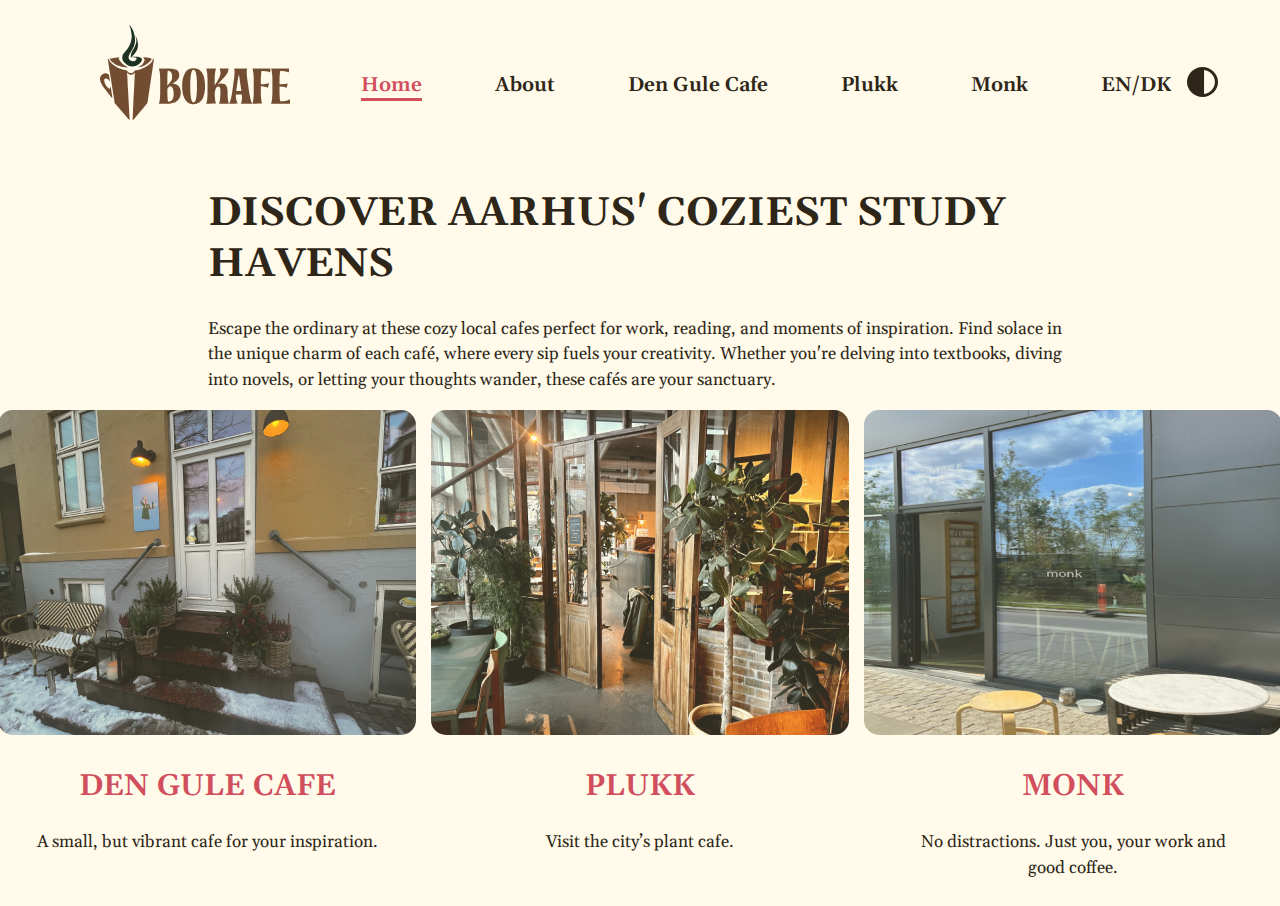
<file: index.html>
<!DOCTYPE html>
<html lang="en">

<head>
  <meta charset="UTF-8">
  <meta name="viewport" content="width=device-width, initial-scale=1.0">
  <meta http-equiv="X-UA-Compatible" content="ie=edge">

  <meta name="description" content="Aarhus' Coziest Study Havens, cozy local cafes perfect for work">
  <meta name="keywords" content="book, study, studying, cafe, cozy, plant">
  <meta name="author" content="Melissa Iuga">

  <title>Bokafe</title>
  <link rel="icon" type="image/x-icon" href="/images/favicon.svg">
  <link rel="stylesheet" href="css/css.css">
  <link rel="preconnect" href="https://fonts.googleapis.com">
  <link rel="preconnect" href="https://fonts.gstatic.com" crossorigin>
  <link href="https://fonts.googleapis.com/css2?family=Gelasio:wght@400;500;600;700&display=swap" rel="stylesheet">
</head>


<header>

    <!-- mobile only elements start here -->

  <div class="moblogo">
    <a href="index.html">
      <img src="images/defaultlogomob.svg" alt="mobilelogo">
    </a>
  </div>



  <div class="burger">
    <a href="burger.html">
      <img src="images/burger.svg" alt="burgermenu">
    </a>
  </div>


  <div class="contrast">
    <img src="images/contrast.svg" alt="contrast">
  </div>

     <!-- mobile only elements end here-->

  <nav>
    <div class="logo">
      <a href="index.html">
        <img src="images/defaultlogo.svg" alt="logo">
      </a>
    </div>

    <ul class="inner_nav">
      <li><a class="active" href="index.html">Home</a></li>
      <li><a href="#">About</a></li>
      <li><a href="dengulecafe.html">Den Gule Cafe</a></li>
      <li><a href="plukk.html">Plukk</a></li>
      <li><a href="monk.html">Monk</a></li>
      <li><a href="404.html">EN/DK</a></li>
      <li><a href="#"><img src="images/contrast.svg" alt="contrast"></a></li>
    </ul>

  </nav>

</header>

<body>

  <img id="mobilephoto" src="images/mobilephoto.png" alt="mobile illustration"> <!-- Mobile only element (photo of book and coffee)-->

  <div class="content">
    <h1>DISCOVER AARHUS' COZIEST STUDY HAVENS</h1>

    <p>Escape the ordinary at these cozy local cafes perfect for work, reading, and moments of inspiration. Find solace
      in the unique charm of each café, where every sip fuels your creativity. Whether you're delving into textbooks,
      diving into novels, or letting your thoughts wander, these cafés are your sanctuary. </p>
  </div>

  <h2 id="mobileh2">See the cafes below!</h2>

  <!-- Cafe cards leading to the respective cafe subpages -->

  <div class="container">
    <div class="cards">

      <div class="card">
        <a href="dengulecafe.html">
        <img href="dengulecafe.html" src="images/DGCL.png" alt="dengulecafe">
        <div class="card__content">
          <h2>DEN GULE CAFE</h2>
          <p style="text-align: center;">
            A small, but vibrant cafe for your inspiration.
          </p>
        </div>
        </a>
      </div>

      <div class="card">
        <a href="plukk.html">
          <img src="images/plukkL.png" alt="plukk">
          <div class="card__content">
            <h2>PLUKK</h2>
            <p style="text-align: center;">
              Visit the city’s plant cafe.
            </p>
          </div>
        </a>
      </div>

      <div class="card">
        <a href="monk.html">
        <img src="images/monkL.png" alt="monk">
        <div class="card__content">
          <h2>MONK</h2>
          <p style="text-align: center;">
            No distractions. Just you, your work and<br>good coffee.
          </p>
        </div>
        </a>
      </div>

    </div>
  </div>

  <script></script>
</body>

</html>
</file>
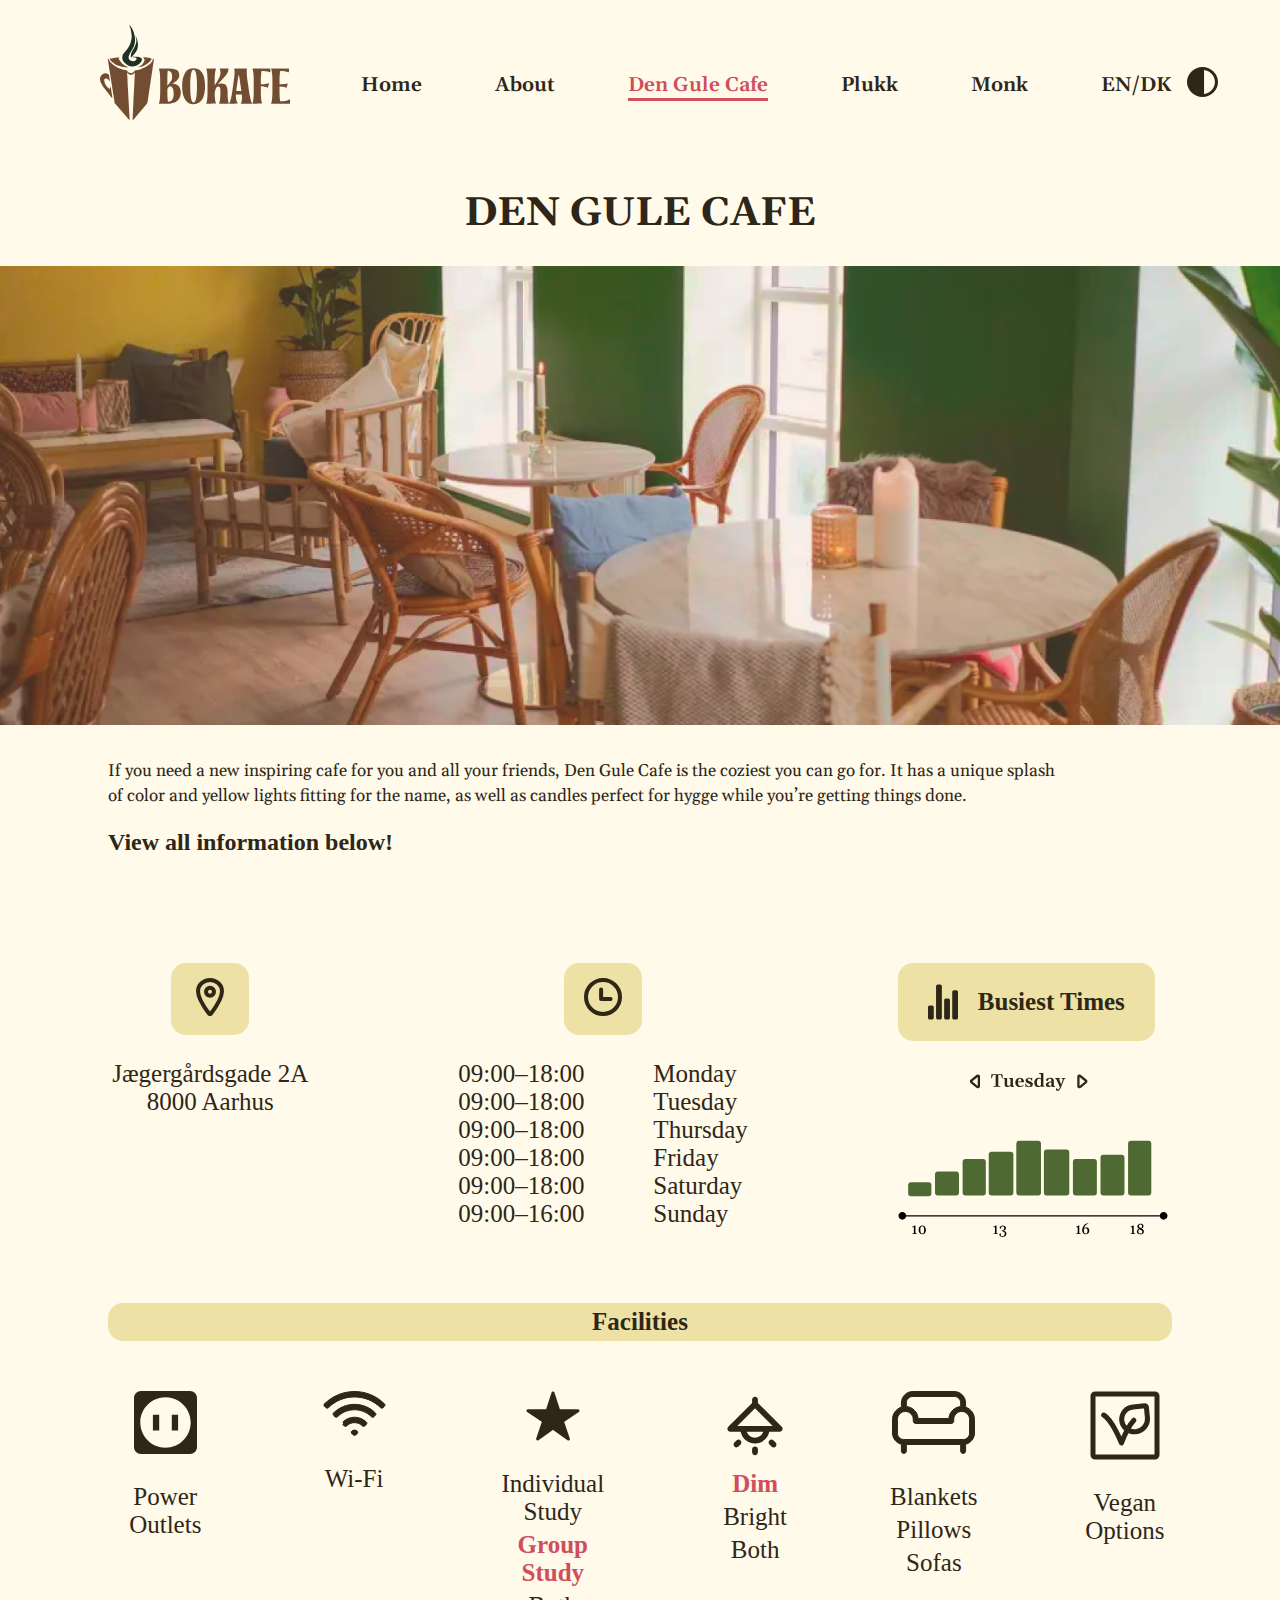
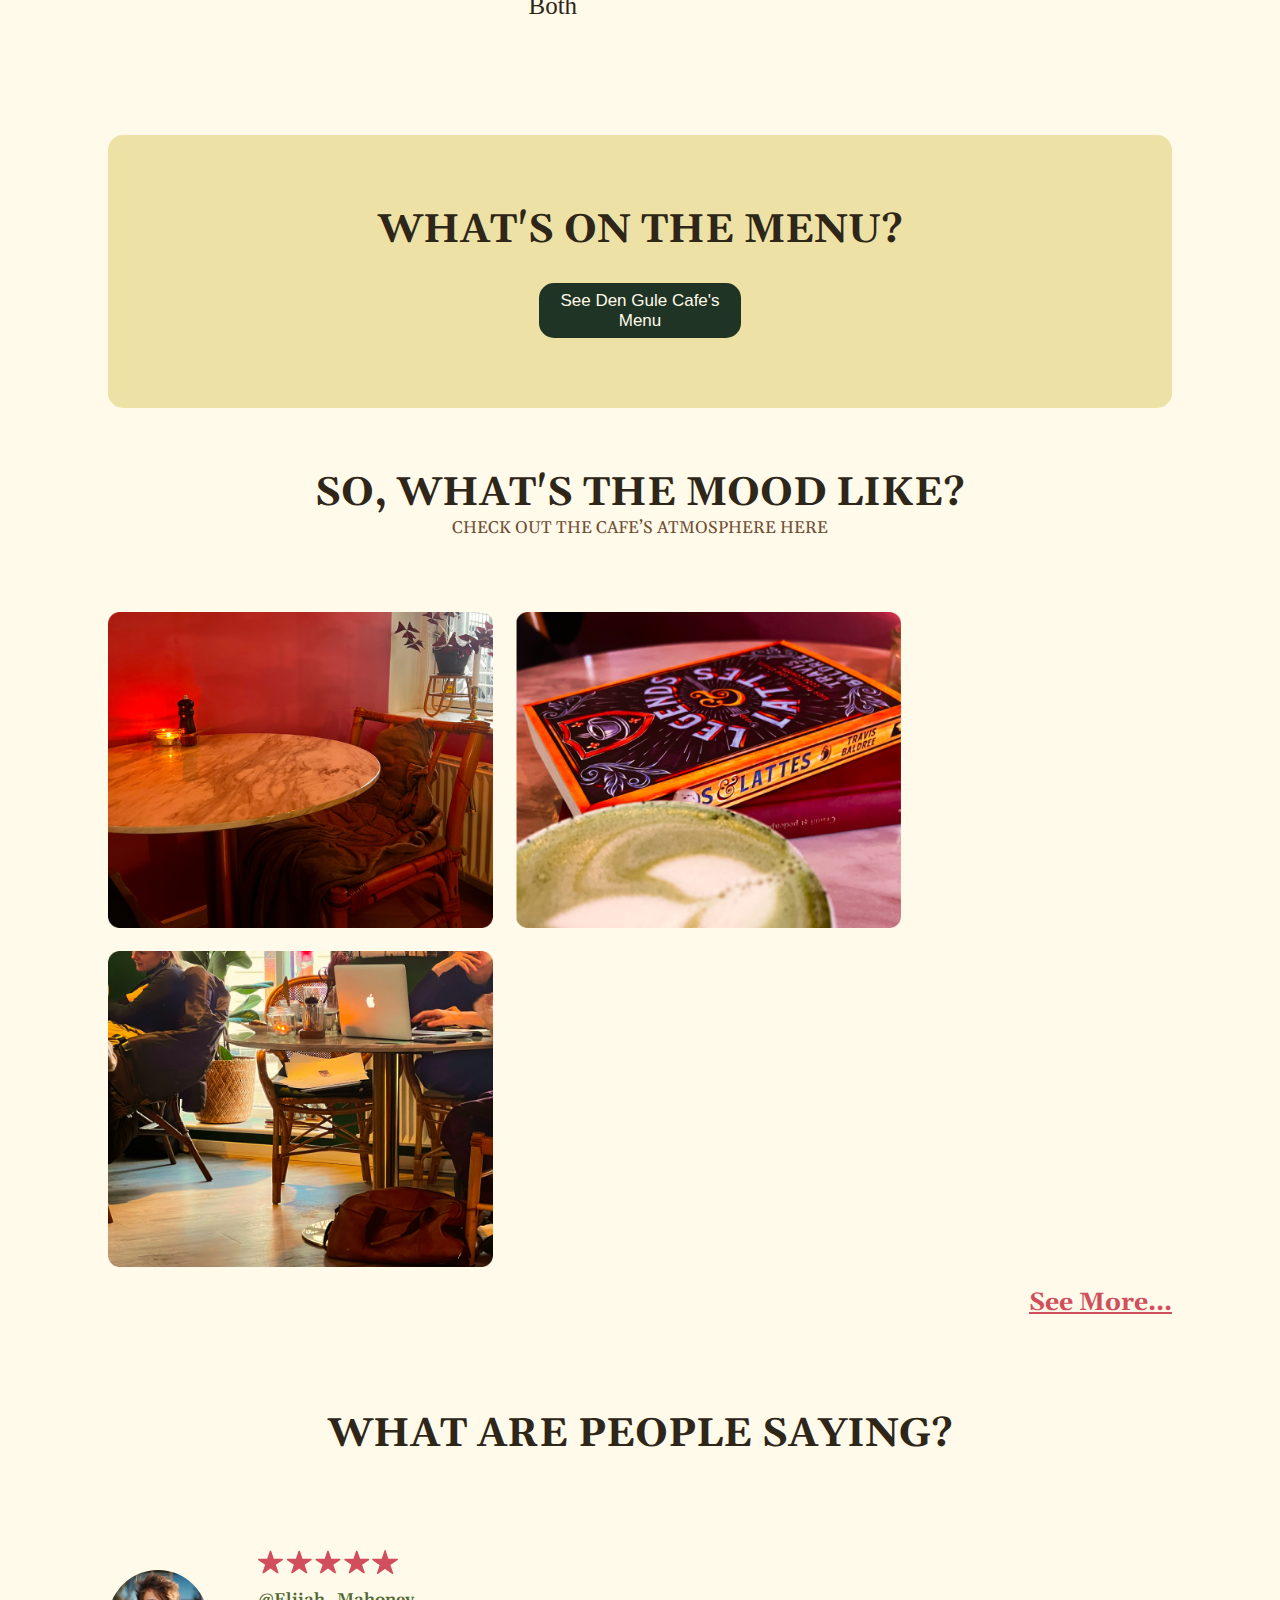
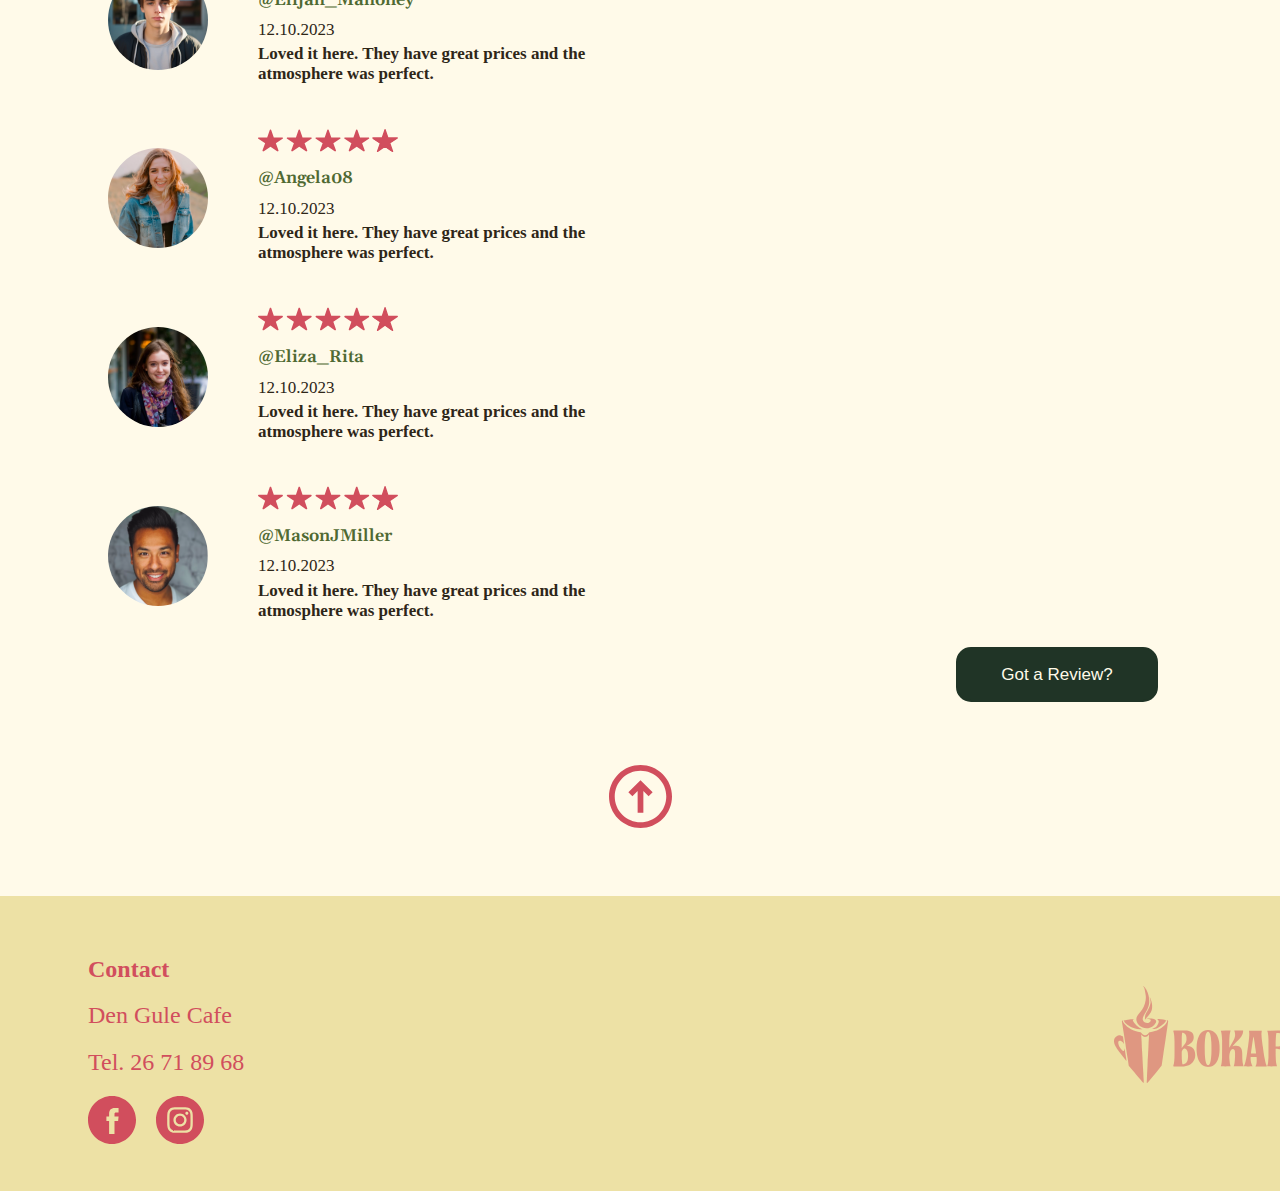
<file: dengulecafe.html>
<!DOCTYPE html>
<html lang="en">

<head>
    <meta charset="UTF-8">
    <meta name="viewport" content="width=device-width, initial-scale=1.0">
    <meta http-equiv="X-UA-Compatible" content="ie=edge">

    <meta name="description" content="Den Gule Cafe, a splash of color">
    <meta name="keywords" content="color, splash, study, gule, cafe, cozy, menu, inspiring, hygge">
    <meta name="author" content="Melissa Iuga">

    <title>Den Gule Cafe</title>
    <link rel="icon" type="image/x-icon" href="/images/favicon.svg">
    <link rel="stylesheet" href="css/subpage.css">
    <link rel="preconnect" href="https://fonts.googleapis.com">
    <link rel="preconnect" href="https://fonts.gstatic.com" crossorigin>
    <link href="https://fonts.googleapis.com/css2?family=Gelasio:wght@400;500;600;700&display=swap" rel="stylesheet">
</head>


<header>

    <!-- Mobile only elements start here-->
    <div class="moblogo">
        <a href="index.html">
            <img src="images/defaultlogomob.svg" alt="mobilelogo">
        </a>
    </div>


    <div class="burger">
        <a href="burger.html">
            <img src="images/burger.svg" alt="burgermenu">
        </a>
    </div>


    <div class="contrast">
            <img src="images/contrast.svg" alt="contrast">
    </div>


    <!-- Mobile only elements end here-->

    <nav> <!-- Navigation Bar-->
        <div class="logo">
            <a href="index.html">
                <img src="images/defaultlogo.svg" alt="logo">
            </a>
        </div>

        <ul class="inner_nav">
            <li><a href="index.html">Home</a></li>
            <li><a href="#">About</a></li>
            <li><a class="active" href="dengulecafe.html">Den Gule Cafe</a></li>
            <li><a href="plukk.html">Plukk</a></li>
            <li><a href="monk.html">Monk</a></li>
            <li><a href="404.html">EN/DK</a></li>
            <li><a href="#"><img src="images/contrast.svg" alt="contrast"></a></li>
        </ul>

    </nav>

</header>


<body>

    <!-- page content starts here-->

    <h1>DEN GULE CAFE</h1>

    <img id="mainimage" src="images/Dmainimage.png" alt="plukkmainimage">

    <p>If you need a new inspiring cafe for you and all your friends, Den Gule Cafe is the coziest you can go for. It has a unique splash of color and yellow lights fitting for the name, as well as candles perfect for hygge while you’re getting things done.</p>

    <h2>View all information below!</h2>

    <!-- div class for for elements containing Location, Opening Times and Busiest Times-->

    <div class="elements">
        <article>
            <section id="loc" style="text-align: center;">
                <img src="images/location.svg" alt="location">
            </section>
            <h3 style="text-align: center;">Jægergårdsgade 2A<br> 8000 Aarhus
            </h3>
        </article>

        <article>
            <section id="time" style="text-align: center;">
                <img src="images/time.svg" alt="opening times">
            </section>
            <h3>09:00–18:00&nbsp;&nbsp;&nbsp;&nbsp;&nbsp;&nbsp;&nbsp;&nbsp;&nbsp;&nbsp;&nbsp;Monday<br>
                09:00–18:00&nbsp;&nbsp;&nbsp;&nbsp;&nbsp;&nbsp;&nbsp;&nbsp;&nbsp;&nbsp;&nbsp;Tuesday<br>
                09:00–18:00&nbsp;&nbsp;&nbsp;&nbsp;&nbsp;&nbsp;&nbsp;&nbsp;&nbsp;&nbsp;&nbsp;Thursday<br>
                09:00–18:00&nbsp;&nbsp;&nbsp;&nbsp;&nbsp;&nbsp;&nbsp;&nbsp;&nbsp;&nbsp;&nbsp;Friday<br>
                09:00–18:00&nbsp;&nbsp;&nbsp;&nbsp;&nbsp;&nbsp;&nbsp;&nbsp;&nbsp;&nbsp;&nbsp;Saturday<br>
                09:00–16:00&nbsp;&nbsp;&nbsp;&nbsp;&nbsp;&nbsp;&nbsp;&nbsp;&nbsp;&nbsp;&nbsp;Sunday</h3>
        </article>

        <article>
            <div id="busy">
                <img src="images/busy.svg" alt="busiest times">
                <h3 style="font-weight:600;">Busiest Times</h3>
            </div><br><br>
            <img style="width:270px; margin-top: 10px;" src="images/busygraph.svg" alt="busiest times graph">
        </article>

    </div>

    <!-- Facilities section starts here-->

    <article>
        <h3 id="facilities" style="font-weight: 600;">Facilities</h3>
    </article>

    <!-- Article as main and 2 sections with nested divs (2 sections to make it easier for responsiveness)-->

    <article class="icons">
        <section class="facility">
            <div class="icon">
                <img src="images/outlets.svg" alt="power outlets">
                <h3>Power Outlets</h3>
            </div>

            <div class="icon">
                <img src="images/wifi.svg" alt="wifi">
                <h3>Wi-Fi</h3>
            </div>

            <div class="icon">
                <img src="images/bestfor.svg" alt="best for">
                <h3 style="margin-bottom: -20px;">Individual Study</h3>
                <h3 style="margin-bottom: -20px; color:#D14E5D; font-weight: 700;">Group Study</h3>
                <h3>Both</h3>
            </div>
        </section>

        <section class="facility">
            <div class="icon">
                <img style="margin-bottom: -20px; width:70px;" src="images/lighting.svg" alt="lighting">
                <h3 style="margin-bottom: -20px; color:#D14E5D; font-weight: 700;">Dim</h3>
                <h3 style="margin-bottom: -20px;">Bright</h3>
                <h3>Both</h3>
            </div>

            <div class="icon">
                <img src="images/seating.svg" alt="seating">
                <h3 style="margin-bottom: -20px;">Blankets</h3>
                <h3 style="margin-bottom: -20px;">Pillows</h3>
                <h3>Sofas</h3>
            </div>

            <div class="icon">
                <img src="images/vegan.svg" alt="vegan options">
                <h3>Vegan Options</h3>
            </div>
        </section>
    </article>

    <!-- Menu Section-->

    <div class="menu">
        <h1>WHAT'S ON THE MENU?</h1>
        <div id="button">
            <button class="primary">See Den Gule Cafe's Menu</button>
        </div>
    </div>

    <!-- Atmosphere/Mood Section-->

    <article class="mood">
        <h1>SO, WHAT'S THE MOOD LIKE?</h1>
        <p>CHECK OUT THE CAFE’S ATMOSPHERE HERE</p>

        <div class="gallery"> <!-- the 3 images -->
            <img src="images/gule1.png" alt="photo 1">
            <img src="images/gule2.png" alt="photo 3">
            <img src="images/gule3.png" alt="photo 3">
        </div>
    </article>

    <div id="linkdiv"><a id="link" href="dengulecafegallery.html">See More...</a></div>

    <!-- Reviews Section -->

    <h1 style="margin-bottom: 80px;">WHAT ARE PEOPLE SAYING?</h1>

    <article class="revsect"> <!-- Article containing all the reviews with flexbox-->

        <section class="review">
            <div class="pfp"><img src="images/pfp1.svg" alt="profile picture"></div>
            <div class="reviewcontent">
                <img class="stars" src="images/5stars.svg" alt="5 stars">
                <p>@Elijah_Mahoney</p>
                <h2 style="font-weight: 500; margin-top: -10px; margin-bottom: -10px;">12.10.2023</h2>
                <h2>Loved it here. They have great prices and the atmosphere was perfect.</h2>
            </div>
        </section>

        <section class="review">
            <div class="pfp"><img src="images/pfp2.svg" alt="profile picture"></div>
            <div class="reviewcontent">
                <img class="stars" src="images/5stars.svg" alt="5 stars">
                <p>@Angela08</p>
                <h2 style="font-weight: 500; margin-top: -10px; margin-bottom: -10px;">12.10.2023</h2>
                <h2>Loved it here. They have great prices and the atmosphere was perfect.</h2>
            </div>
        </section>

        <section class="review">
            <div class="pfp"><img src="images/pfp3.svg" alt="profile picture"></div>
            <div class="reviewcontent">
                <img class="stars" src="images/5stars.svg" alt="5 stars">
                <p>@Eliza_Rita</p>
                <h2 style="font-weight: 500; margin-top: -10px; margin-bottom: -10px;">12.10.2023</h2>
                <h2>Loved it here. They have great prices and the atmosphere was perfect.</h2>
            </div>
        </section>

        <section class="review">
            <div class="pfp"><img src="images/pfp4.svg" alt="profile picture"></div>
            <div class="reviewcontent">
                <img class="stars" src="images/5stars.svg" alt="5 stars">
                <p>@MasonJMiller</p>
                <h2 style="font-weight: 500; margin-top: -10px; margin-bottom: -10px;">12.10.2023</h2>
                <h2>Loved it here. They have great prices and the atmosphere was perfect.</h2>
            </div>
        </section>

    </article>

    <div id="reviewbutton">
        <button onclick="window.open('reviewdengulecafe.html','_self')" class="primary">Got a Review?</button>
    </div>

    <!-- Scroll to top arrow with JS-->

    <div id="scroll" onclick="scrollToTop()"><img src="images/arrowup.svg" alt="scroll to top"></div>

    <script src="js/subpage.js"></script>
</body>



<footer>
    <section class="footercontent">
        <h2>Contact</h2>
        <h2 style="font-weight: 500;">Den Gule Cafe</h2>
        <h2 style="font-weight: 500;">Tel. 26 71 89 68</h2>
        <div id="some"> <!-- Social Media Links with target _blank to open in new window-->
            <a href="https://www.facebook.com/p/Den-Gule-Cafe-100064242962758/" target="_blank"><img src="images/fbicon.svg"
                    alt="facebook icon"></a>
            <a href="https://www.instagram.com/dengulecafe/?hl=en" target="_blank"><img src="images/igicon.svg"
                    alt="instagram icon"></a>
        </div>
    </section>

    <section id="footerlogo">
        <img src="images/footerlogo.svg" alt="logo">
    </section>
</footer>

</html>
</file>
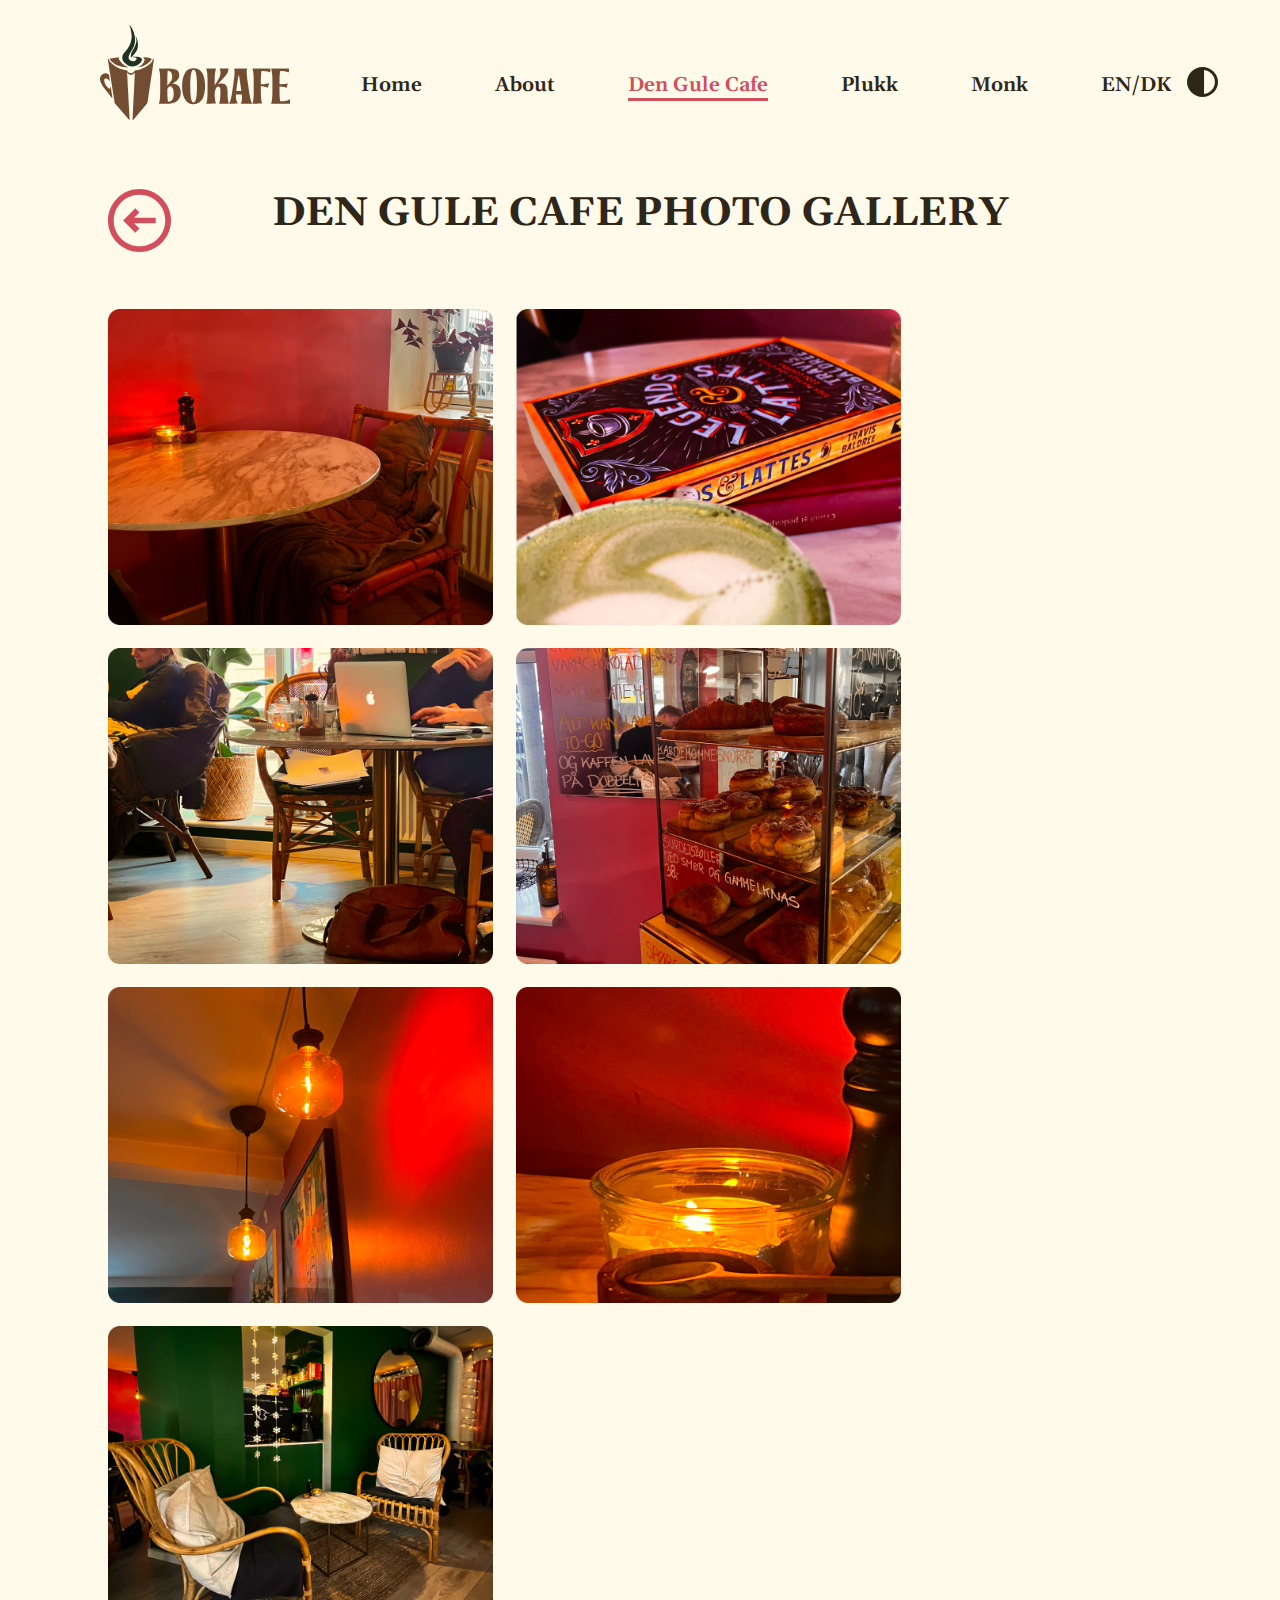
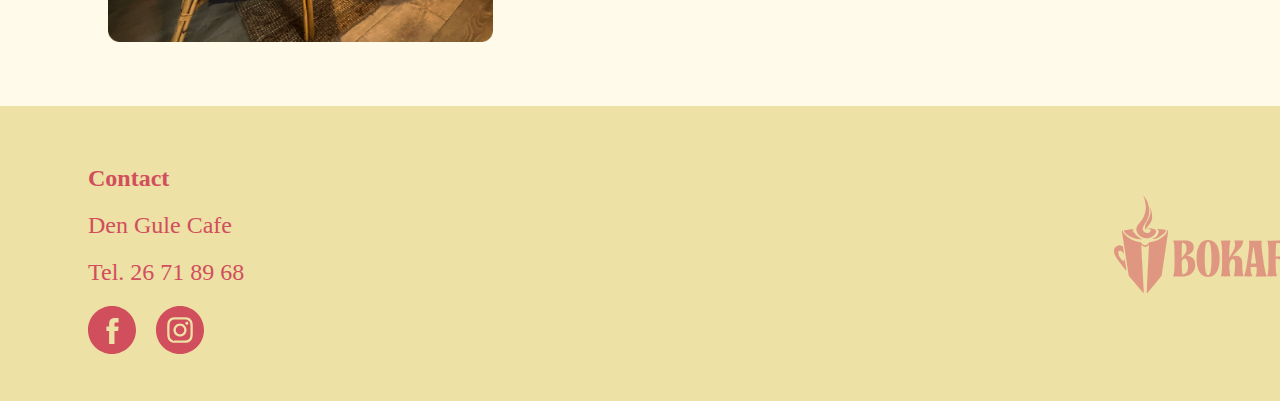
<file: dengulecafegallery.html>
<!DOCTYPE html>
<html lang="en">

<head>
    <meta charset="UTF-8">
    <meta name="viewport" content="width=device-width, initial-scale=1.0">
    <meta http-equiv="X-UA-Compatible" content="ie=edge">

    <meta name="description" content="photo gallery, den gule cafe photo gallery">
    <meta name="keywords" content="gallery, photo">
    <meta name="author" content="Melissa Iuga">

    <title>Den Gule Cafe Photo Gallery</title>
    <link rel="icon" type="image/x-icon" href="/images/favicon.svg">
    <link rel="stylesheet" href="css/subpage.css">
    <link rel="preconnect" href="https://fonts.googleapis.com">
    <link rel="preconnect" href="https://fonts.gstatic.com" crossorigin>
    <link href="https://fonts.googleapis.com/css2?family=Gelasio:wght@400;500;600;700&display=swap" rel="stylesheet">
</head>


<header>

    <!-- Mobile only elements start here-->

    <div class="moblogo">
        <a href="index.html">
            <img src="images/defaultlogomob.svg" alt="mobilelogo">
        </a>
    </div>


    <div class="burger">
        <a href="burger.html">
            <img src="images/burger.svg" alt="burgermenu">
        </a>
    </div>


    <div class="contrast">
        <img src="images/contrast.svg" alt="contrast">
    </div>

    <!-- Mobile only elements end here-->

    <nav>
        <div class="logo">
            <a href="index.html">
                <img src="images/defaultlogo.svg" alt="logo" />
            </a>
        </div>

        <ul class="inner_nav">
            <li><a href="index.html">Home</a></li>
            <li><a href="#">About</a></li>
            <li><a class="active" href="dengulecafe.html">Den Gule Cafe</a></li>
            <li><a href="plukk.html">Plukk</a></li>
            <li><a href="monk.html">Monk</a></li>
            <li><a href="404.html">EN/DK</a></li>
            <li><a href="#"><img src="images/contrast.svg" alt="contrast"></a></li>
        </ul>

        </div>
    </nav>

</header>

<body>

    <h1>DEN GULE CAFE PHOTO GALLERY</h1>
    <img onclick="history.back()" id="backarrow" src="images/arrowback.svg" alt="go back">

    <div class="gallery"> <!-- Photos in the gallery -->
        <img src="images/gule1.png" alt="photo 1">
        <img src="images/gule2.png" alt="photo 3">
        <img src="images/gule3.png" alt="photo 3">
        <img src="images/gule4.png" alt="photo 4">
        <img src="images/gule5.png" alt="photo 5">
        <img src="images/gule6.png" alt="photo 6">
        <img src="images/gule7.png" alt="photo 7">
    </div>

</body>

<footer>
    <section class="footercontent">
        <h2>Contact</h2>
        <h2 style="font-weight: 500;">Den Gule Cafe</h2>
        <h2 style="font-weight: 500;">Tel. 26 71 89 68</h2>
        <div id="some"> <!-- Social Media Links with target _blank to open in new window-->
            <a href="https://www.facebook.com/p/Den-Gule-Cafe-100064242962758/" target="_blank"><img
                    src="images/fbicon.svg" alt="facebook icon"></a>
            <a img href="https://www.instagram.com/dengulecafe/?hl=en" target="_blank"><img src="images/igicon.svg"
                    alt="instagram icon"></a>
        </div>
    </section>

    <section id="footerlogo">
        <img src="images/footerlogo.svg" alt="logo">
    </section>
</footer>

</html>
</file>
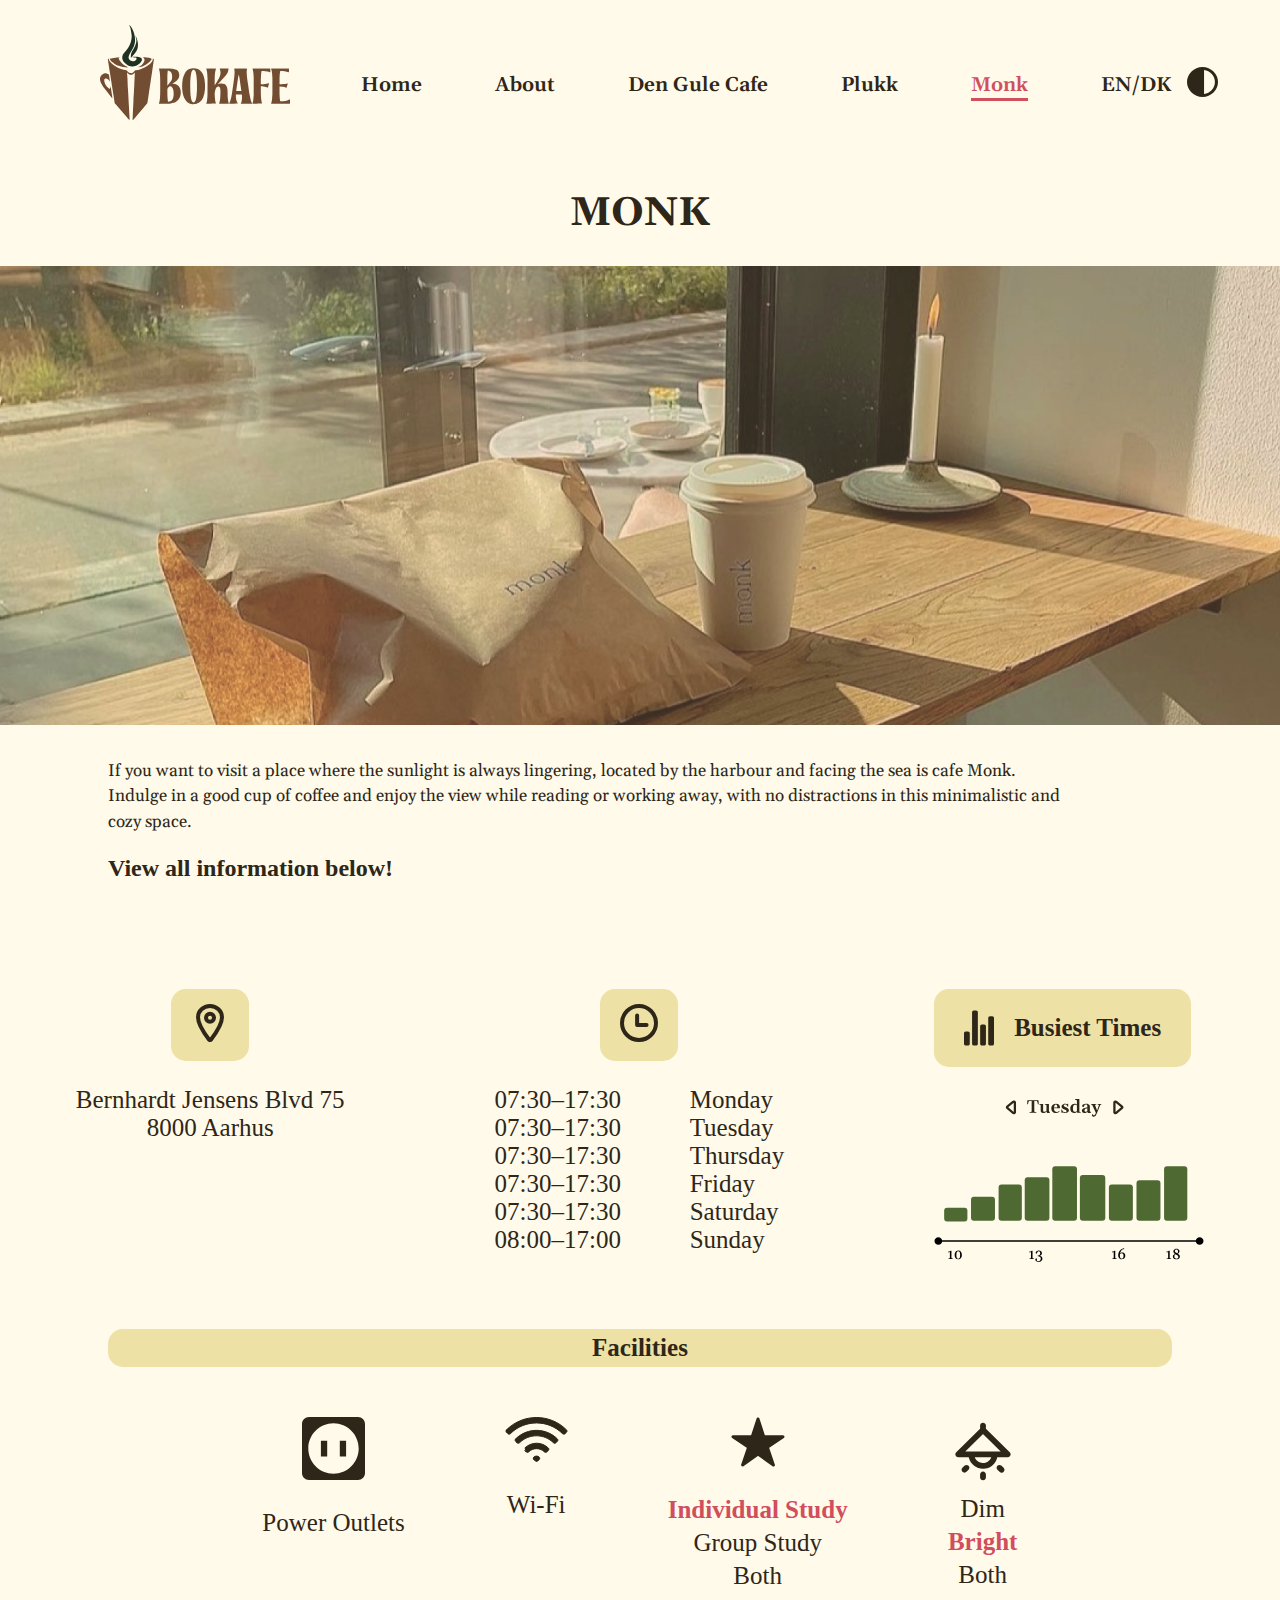
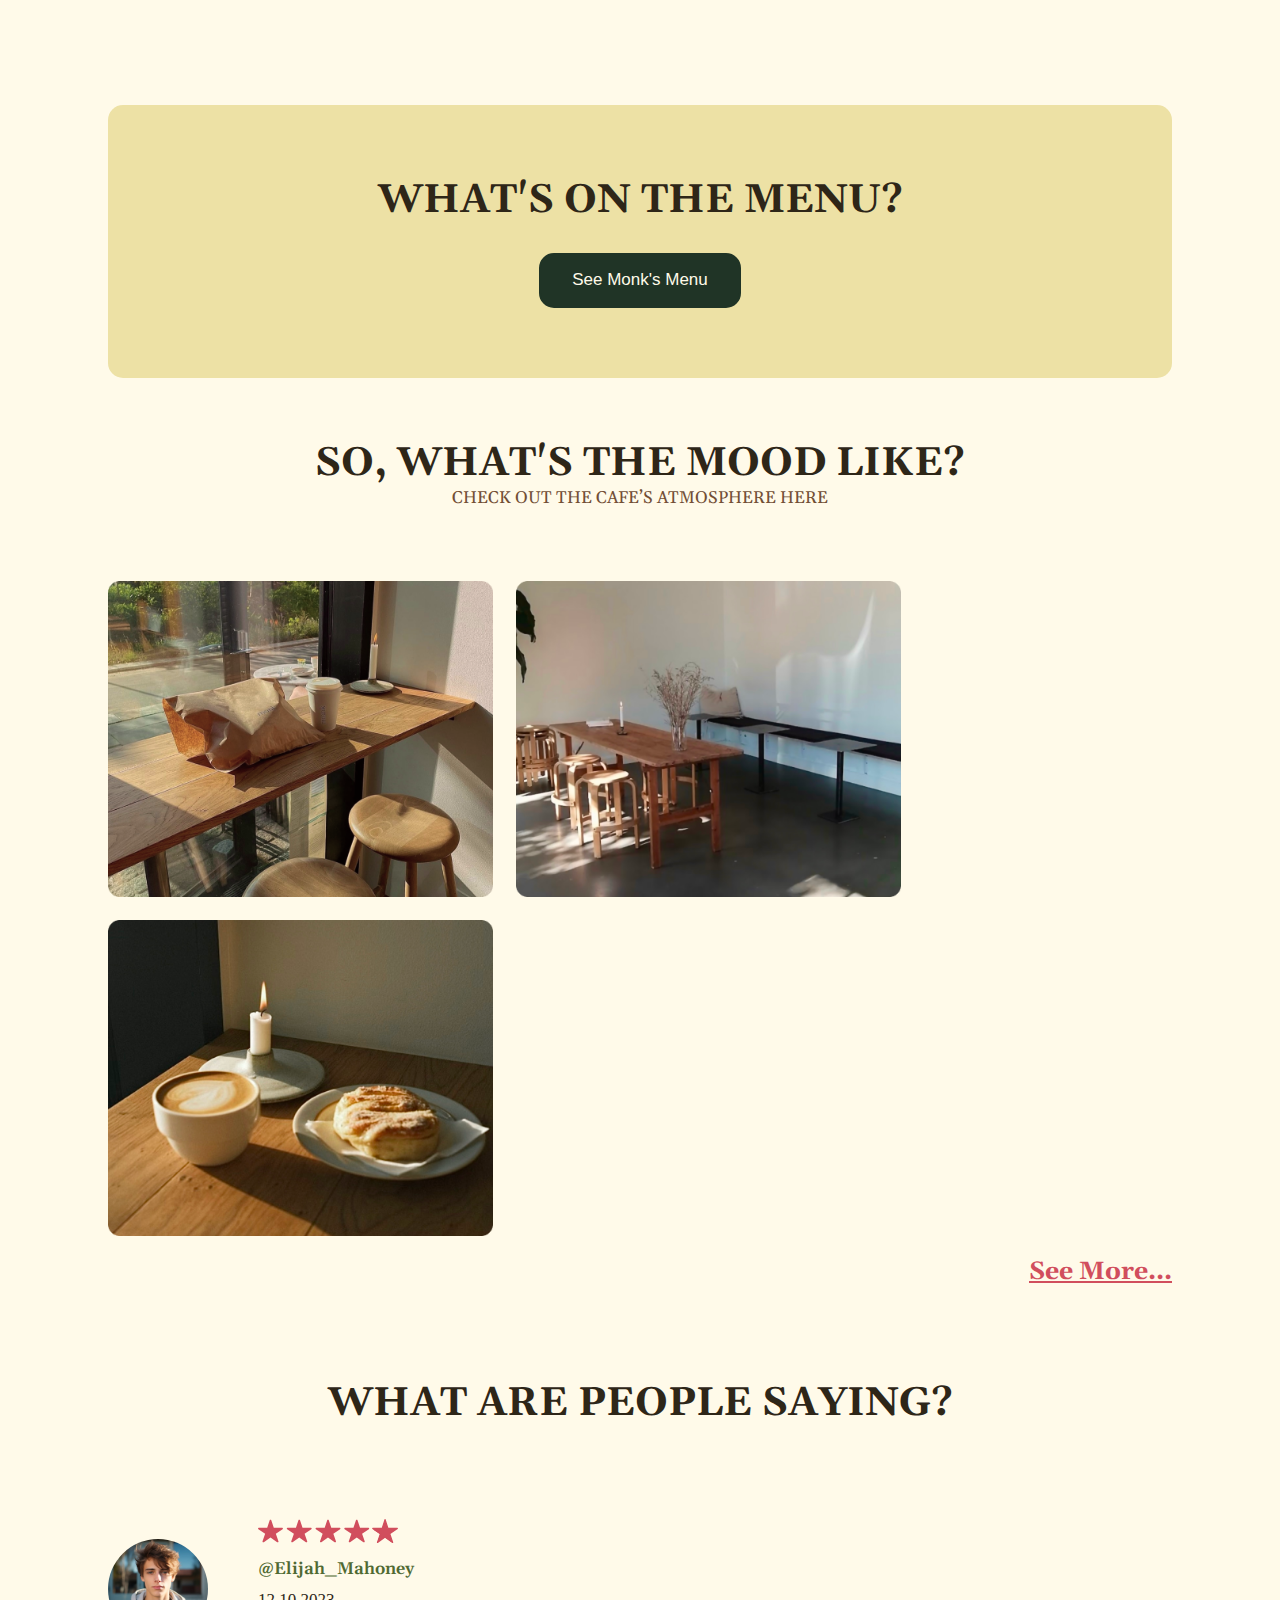
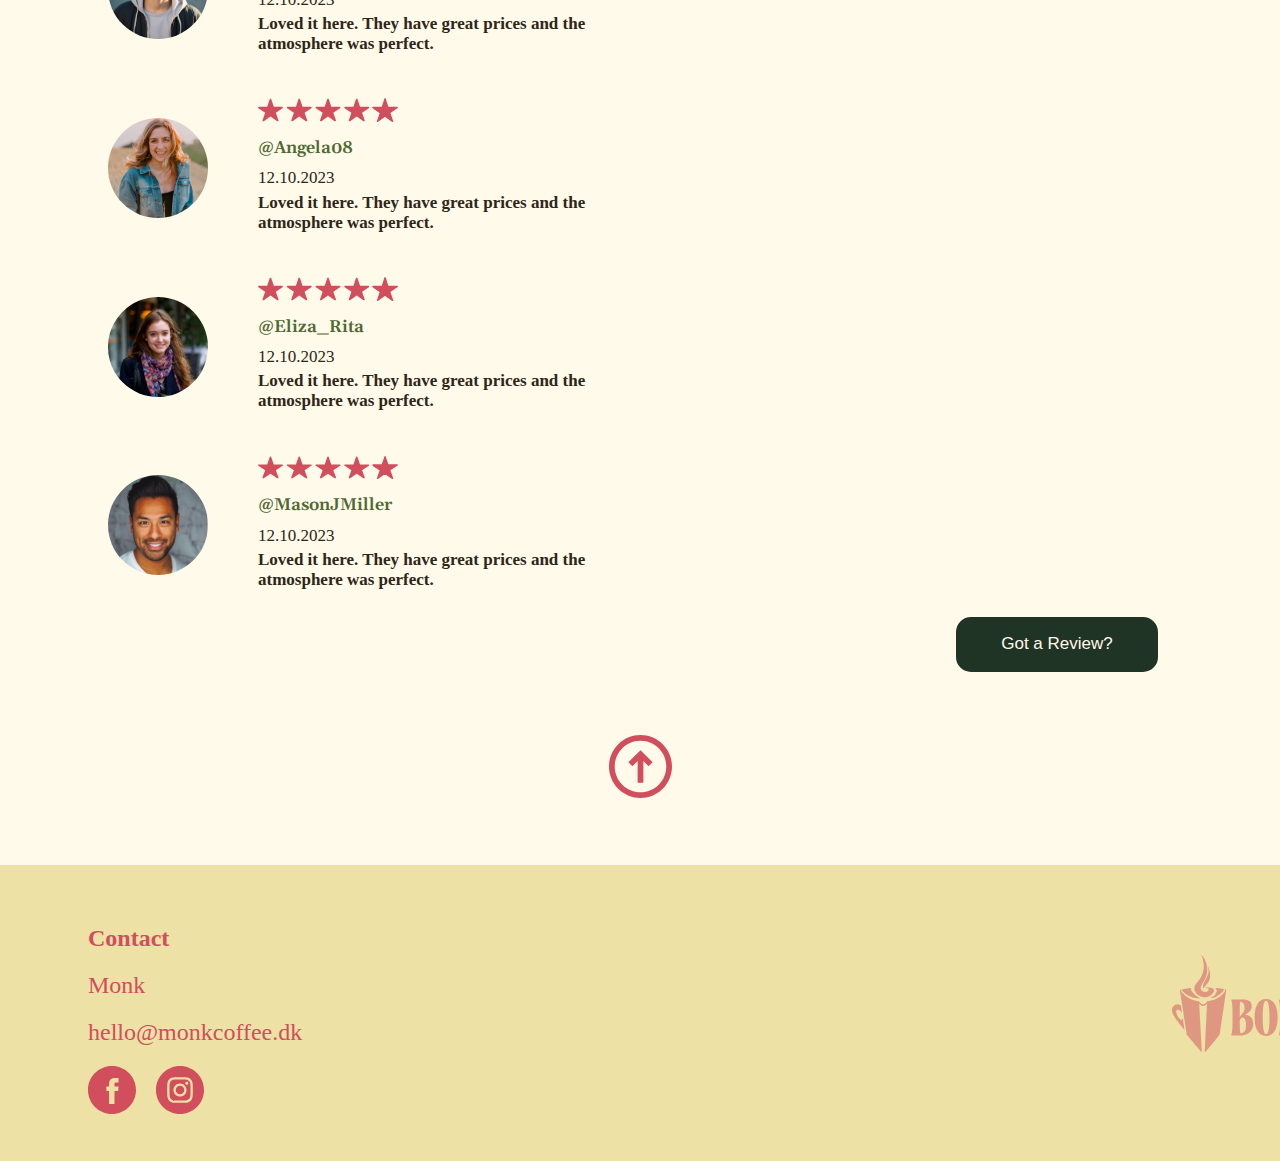
<file: monk.html>
<!DOCTYPE html>
<html lang="en">

<head>
    <meta charset="UTF-8">
    <meta name="viewport" content="width=device-width, initial-scale=1.0">
    <meta http-equiv="X-UA-Compatible" content="ie=edge">

    <meta name="description" content="cafe, located by the harbour">
    <meta name="keywords" content="cafe, coffee, cup, view, enjoy, reading, studying, sunlight, sea">
    <meta name="author" content="Melissa Iuga">
    
    <title>Monk</title>
    <link rel="icon" type="image/x-icon" href="/images/favicon.svg">
    <link rel="stylesheet" href="css/subpage.css">
    <link rel="preconnect" href="https://fonts.googleapis.com">
    <link rel="preconnect" href="https://fonts.gstatic.com" crossorigin>
    <link href="https://fonts.googleapis.com/css2?family=Gelasio:wght@400;500;600;700&display=swap" rel="stylesheet">
</head>


<header>

    <!-- Mobile only elements start here-->
    <div class="moblogo">
        <a href="index.html">
            <img src="images/defaultlogomob.svg" alt="mobilelogo">
        </a>
    </div>


    <div class="burger">
        <a href="burger.html">
            <img src="images/burger.svg" alt="burgermenu">
        </a>
    </div>


    <div class="contrast">
            <img src="images/contrast.svg" alt="contrast">
    </div>


    <!-- Mobile only elements end here-->

    <nav> <!-- Navigation Bar-->
        <div class="logo">
            <a href="index.html">
                <img src="images/defaultlogo.svg" alt="logo">
            </a>
        </div>

        <ul class="inner_nav">
            <li><a href="index.html">Home</a></li>
            <li><a href="#">About</a></li>
            <li><a href="dengulecafe.html">Den Gule Cafe</a></li>
            <li><a href="plukk.html">Plukk</a></li>
            <li><a class="active" href="monk.html">Monk</a></li>
            <li><a href="404.html">EN/DK</a></li>
            <li><a href="#"><img src="images/contrast.svg" alt="contrast"></a></li>
        </ul>

        </div>
    </nav>

</header>


<body>

    <!-- page content starts here-->

    <h1>MONK</h1>

    <img id="mainimage" src="images/Mmainimg.png" alt="monkmainimage">

    <p>If you want to visit a place where the sunlight is always lingering, located by the harbour and facing the sea is cafe Monk. Indulge in a good cup of coffee and enjoy the view while reading or working away, with no distractions in this minimalistic and cozy space.  </p>

    <h2>View all information below!</h2>

    <!-- div class for for elements containing Location, Opening Times and Busiest Times-->

    <div class="elements">
        <article>
            <section id="loc" style="text-align: center;">
                <img src="images/location.svg" alt="location">
            </section>
            <h3 style="text-align: center;">Bernhardt Jensens Blvd 75<br> 8000 Aarhus
            </h3>
        </article>

        <article>
            <section id="time" style="text-align: center;">
                <img src="images/time.svg" alt="opening times">
            </section>
            <h3>07:30–17:30&nbsp;&nbsp;&nbsp;&nbsp;&nbsp;&nbsp;&nbsp;&nbsp;&nbsp;&nbsp;&nbsp;Monday<br>
                07:30–17:30&nbsp;&nbsp;&nbsp;&nbsp;&nbsp;&nbsp;&nbsp;&nbsp;&nbsp;&nbsp;&nbsp;Tuesday<br>
                07:30–17:30&nbsp;&nbsp;&nbsp;&nbsp;&nbsp;&nbsp;&nbsp;&nbsp;&nbsp;&nbsp;&nbsp;Thursday<br>
                07:30–17:30&nbsp;&nbsp;&nbsp;&nbsp;&nbsp;&nbsp;&nbsp;&nbsp;&nbsp;&nbsp;&nbsp;Friday<br>
                07:30–17:30&nbsp;&nbsp;&nbsp;&nbsp;&nbsp;&nbsp;&nbsp;&nbsp;&nbsp;&nbsp;&nbsp;Saturday<br>
                08:00–17:00&nbsp;&nbsp;&nbsp;&nbsp;&nbsp;&nbsp;&nbsp;&nbsp;&nbsp;&nbsp;&nbsp;Sunday</h3>
        </article>

        <article>
            <div id="busy">
                <img src="images/busy.svg" alt="busiest times">
                <h3 style="font-weight:600;">Busiest Times</h3>
            </div><br><br>
            <img style="width:270px; margin-top: 10px;" src="images/busygraph.svg" alt="busiest times graph">
        </article>

    </div>

    <!-- Facilities section starts here-->

    <article>
        <h3 id="facilities" style="font-weight: 600;">Facilities</h3>
    </article>

    <!-- Article as main and 2 sections with nested divs (2 sections to make it easier for responsiveness)-->

    <article class="icons">
        <section class="facility">
            <div class="icon">
                <img src="images/outlets.svg" alt="power outlets">
                <h3>Power Outlets</h3>
            </div>

            <div class="icon">
                <img src="images/wifi.svg" alt="wifi">
                <h3>Wi-Fi</h3>
            </div>

            <div class="icon">
                <img src="images/bestfor.svg" alt="best for">
                <h3 style="margin-bottom: -20px; color:#D14E5D; font-weight: 700;">Individual Study</h3>
                <h3 style="margin-bottom: -20px;">Group Study</h3>
                <h3>Both</h3>
            </div>
        </section>

        <section class="facility">
            <div class="icon">
                <img style="margin-bottom: -20px; width:70px;" src="images/lighting.svg" alt="lighting">
                <h3 style="margin-bottom: -20px;">Dim</h3>
                <h3 style="margin-bottom: -20px; color:#D14E5D; font-weight: 700;">Bright</h3>
                <h3>Both</h3>
            </div>

        </section>
    </article>

    <!-- Menu Section-->

    <div class="menu">
        <h1>WHAT'S ON THE MENU?</h1>
        <div id="button">
            <button class="primary">See Monk's Menu</button>
        </div>
    </div>

    <!-- Atmosphere/Mood Section-->

    <article class="mood">
        <h1>SO, WHAT'S THE MOOD LIKE?</h1>
        <p>CHECK OUT THE CAFE’S ATMOSPHERE HERE</p>

        <div class="gallery"> <!-- the 3 images -->
            <img src="images/monk1.png" alt="photo 1">
            <img src="images/monk2.png" alt="photo 3">
            <img src="images/monk3.png" alt="photo 3">
        </div>
    </article>

    <div id="linkdiv"><a id="link" href="monkgallery.html">See More...</a></div>

    <!-- Reviews Section -->

    <h1 style="margin-bottom: 80px;">WHAT ARE PEOPLE SAYING?</h1>

    <article class="revsect"> <!-- Article containing all the reviews with flexbox-->

        <section class="review">
            <div class="pfp"><img src="images/pfp1.svg" alt="profile picture"></div>
            <div class="reviewcontent">
                <img class="stars" src="images/5stars.svg" alt="5 stars">
                <p>@Elijah_Mahoney</p>
                <h2 style="font-weight: 500; margin-top: -10px; margin-bottom: -10px;">12.10.2023</h2>
                <h2>Loved it here. They have great prices and the atmosphere was perfect.</h2>
            </div>
        </section>

        <section class="review">
            <div class="pfp"><img src="images/pfp2.svg" alt="profile picture"></div>
            <div class="reviewcontent">
                <img class="stars" src="images/5stars.svg" alt="5 stars">
                <p>@Angela08</p>
                <h2 style="font-weight: 500; margin-top: -10px; margin-bottom: -10px;">12.10.2023</h2>
                <h2>Loved it here. They have great prices and the atmosphere was perfect.</h2>
            </div>
        </section>

        <section class="review">
            <div class="pfp"><img src="images/pfp3.svg" alt="profile picture"></div>
            <div class="reviewcontent">
                <img class="stars" src="images/5stars.svg" alt="5 stars">
                <p>@Eliza_Rita</p>
                <h2 style="font-weight: 500; margin-top: -10px; margin-bottom: -10px;">12.10.2023</h2>
                <h2>Loved it here. They have great prices and the atmosphere was perfect.</h2>
            </div>
        </section>

        <section class="review">
            <div class="pfp"><img src="images/pfp4.svg" alt="profile picture"></div>
            <div class="reviewcontent">
                <img class="stars" src="images/5stars.svg" alt="5 stars">
                <p>@MasonJMiller</p>
                <h2 style="font-weight: 500; margin-top: -10px; margin-bottom: -10px;">12.10.2023</h2>
                <h2>Loved it here. They have great prices and the atmosphere was perfect.</h2>
            </div>
        </section>

    </article>

    <div id="reviewbutton">
        <button onclick="window.open('reviewmonk.html','_self')" class="primary">Got a Review?</button>
    </div>

    <!-- Scroll to top arrow with JS-->

    <div id="scroll" onclick="scrollToTop()"><img src="images/arrowup.svg" alt="scroll to top"></div>

    <script src="js/subpage.js"></script>
</body>



<footer>
    <section class="footercontent">
        <h2>Contact</h2>
        <h2 style="font-weight: 500;">Monk</h2>
        <h2 style="font-weight: 500;">hello@monkcoffee.dk</h2>
        <div id="some"> <!-- Social Media Links with target _blank to open in new window-->
            <a href="https://www.facebook.com/monkcoffee.dk/" target="_blank"><img src="images/fbicon.svg"
                    alt="facebook icon"></a>
            <a img href="https://www.instagram.com/monk_aarhus/" target="_blank"><img src="images/igicon.svg"
                    alt="instagram icon"></a>
        </div>
    </section>

    <section id="footerlogo">
        <img src="images/footerlogo.svg" alt="logo">
    </section>
</footer>

</html>
</file>
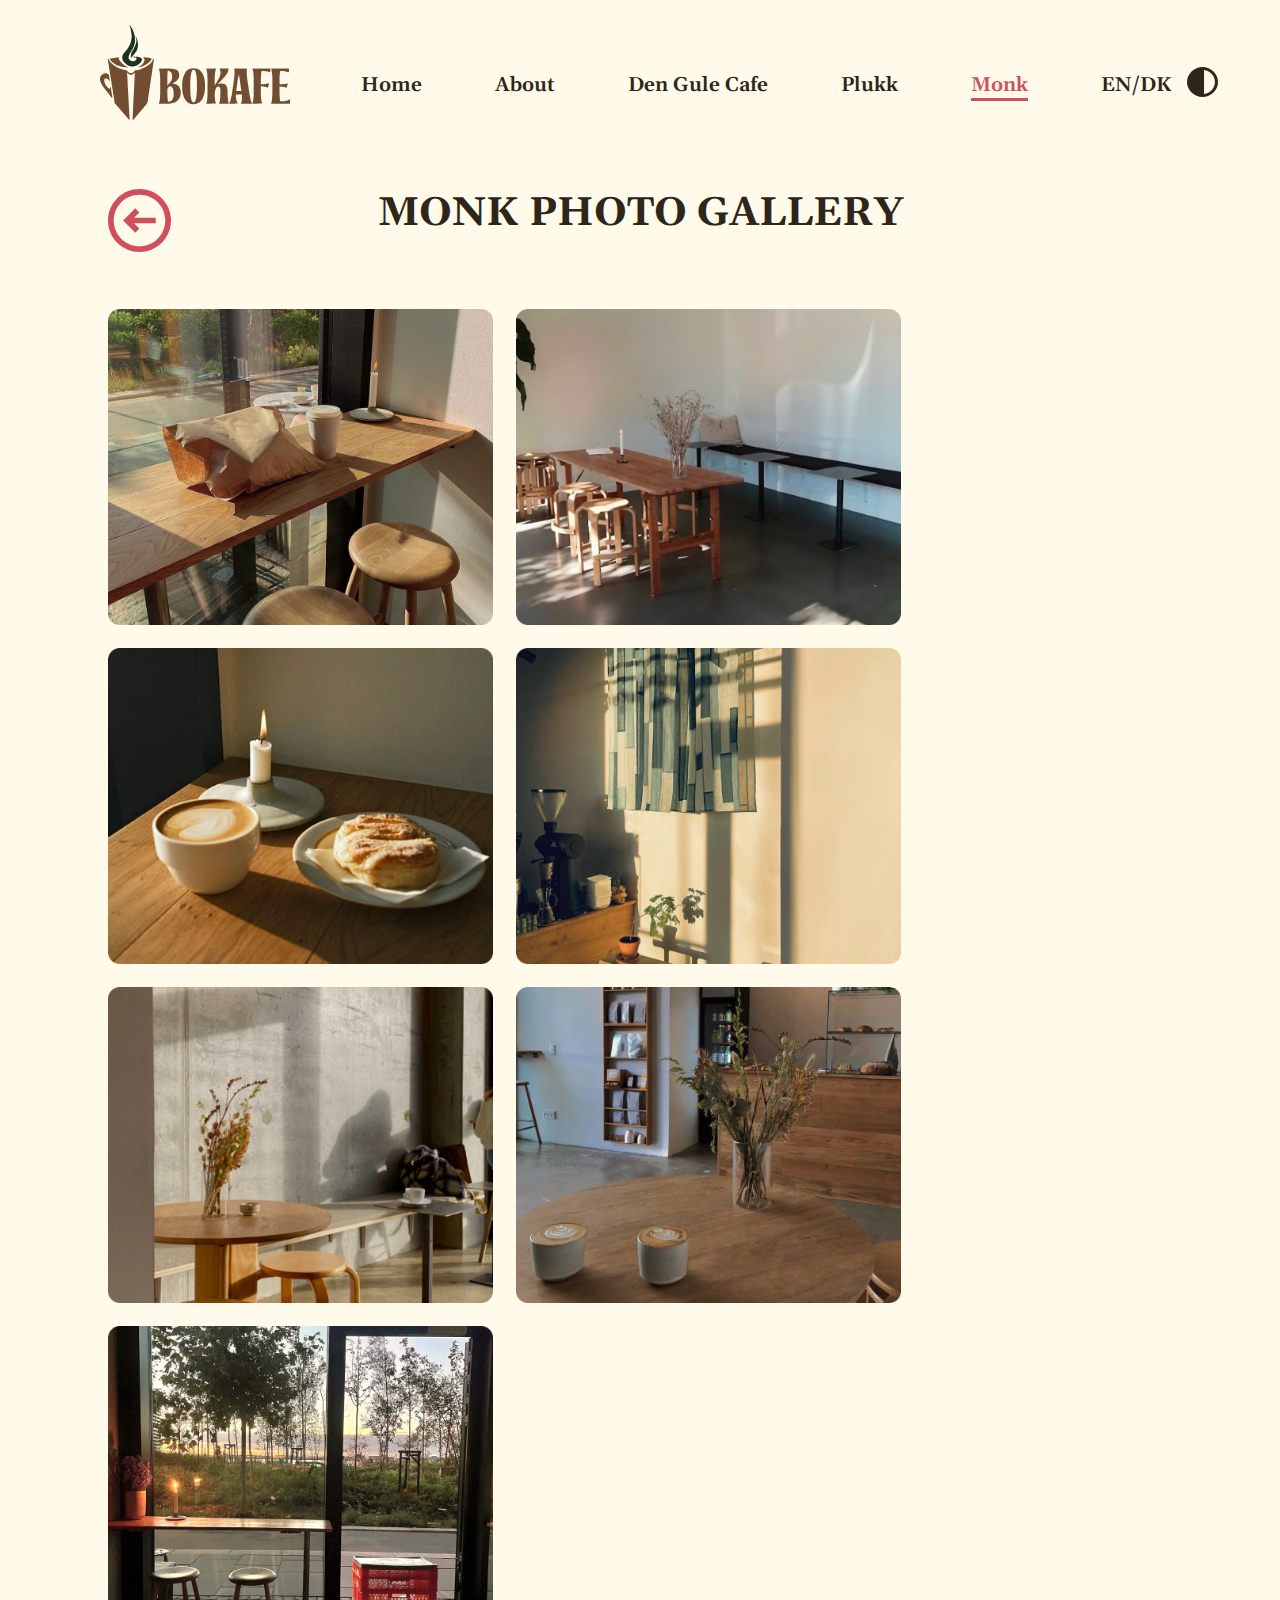
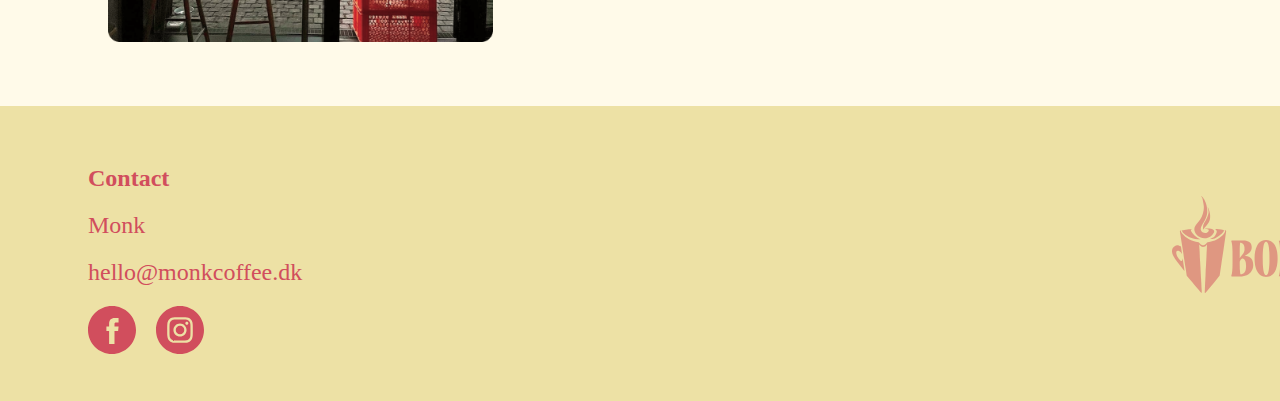
<file: monkgallery.html>
<!DOCTYPE html>
<html lang="en">

<head>
    <meta charset="UTF-8">
    <meta name="viewport" content="width=device-width, initial-scale=1.0">
    <meta http-equiv="X-UA-Compatible" content="ie=edge">

    <meta name="description" content="photo gallery, monk photo gallery">
    <meta name="keywords" content="gallery, photo">
    <meta name="author" content="Melissa Iuga">

    <title>Monk Photo Gallery</title>
    <link rel="icon" type="image/x-icon" href="/images/favicon.svg">
    <link rel="stylesheet" href="css/subpage.css">
    <link rel="preconnect" href="https://fonts.googleapis.com">
    <link rel="preconnect" href="https://fonts.gstatic.com" crossorigin>
    <link href="https://fonts.googleapis.com/css2?family=Gelasio:wght@400;500;600;700&display=swap" rel="stylesheet">
</head>


<header>

    <!-- Mobile only elements start here-->

    <div class="moblogo">
        <a href="index.html">
            <img src="images/defaultlogomob.svg" alt="mobilelogo">
        </a>
    </div>


    <div class="burger">
        <a href="burger.html">
            <img src="images/burger.svg" alt="burgermenu">
        </a>
    </div>

    <div class="contrast">
        <img src="images/contrast.svg" alt="contrast">
    </div>

    <!-- Mobile only elements end here-->

    <nav>
        <div class="logo">
            <a href="index.html">
                <img src="images/defaultlogo.svg" alt="logo" />
            </a>
        </div>

        <ul class="inner_nav">
            <li><a href="index.html">Home</a></li>
            <li><a href="#">About</a></li>
            <li><a href="dengulecafe.html">Den Gule Cafe</a></li>
            <li><a href="plukk.html">Plukk</a></li>
            <li><a class="active" href="monk.html">Monk</a></li>
            <li><a href="404.html">EN/DK</a></li>
            <li><a href="#"><img src="images/contrast.svg" alt="contrast"></a></li>
        </ul>

        </div>
    </nav>

</header>

<body>

    <h1>MONK PHOTO GALLERY</h1>
    <img onclick="history.back()" id="backarrow" src="images/arrowback.svg" alt="go back">

    <div class="gallery"> <!-- Photos in the gallery -->
        <img src="images/monk1.png" alt="photo 1">
        <img src="images/monk2.png" alt="photo 3">
        <img src="images/monk3.png" alt="photo 3">
        <img src="images/monk4.png" alt="photo 4">
        <img src="images/monk5.png" alt="photo 5">
        <img src="images/monk6.png" alt="photo 6">
        <img src="images/monk7.png" alt="photo 7">
    </div>

</body>

<footer>
    <section class="footercontent">
        <h2>Contact</h2>
        <h2 style="font-weight: 500;">Monk</h2>
        <h2 style="font-weight: 500;">hello@monkcoffee.dk</h2>
        <div id="some"> <!-- Social Media Links with target _blank to open in new window-->
            <a href="https://www.facebook.com/monkcoffee.dk/" target="_blank"><img src="images/fbicon.svg"
                    alt="facebook icon"></a>
            <a img href="https://www.instagram.com/monk_aarhus/" target="_blank"><img src="images/igicon.svg"
                    alt="instagram icon"></a>
        </div>
    </section>

    <section id="footerlogo">
        <img src="images/footerlogo.svg" alt="logo">
    </section>
</footer>

</html>
</file>
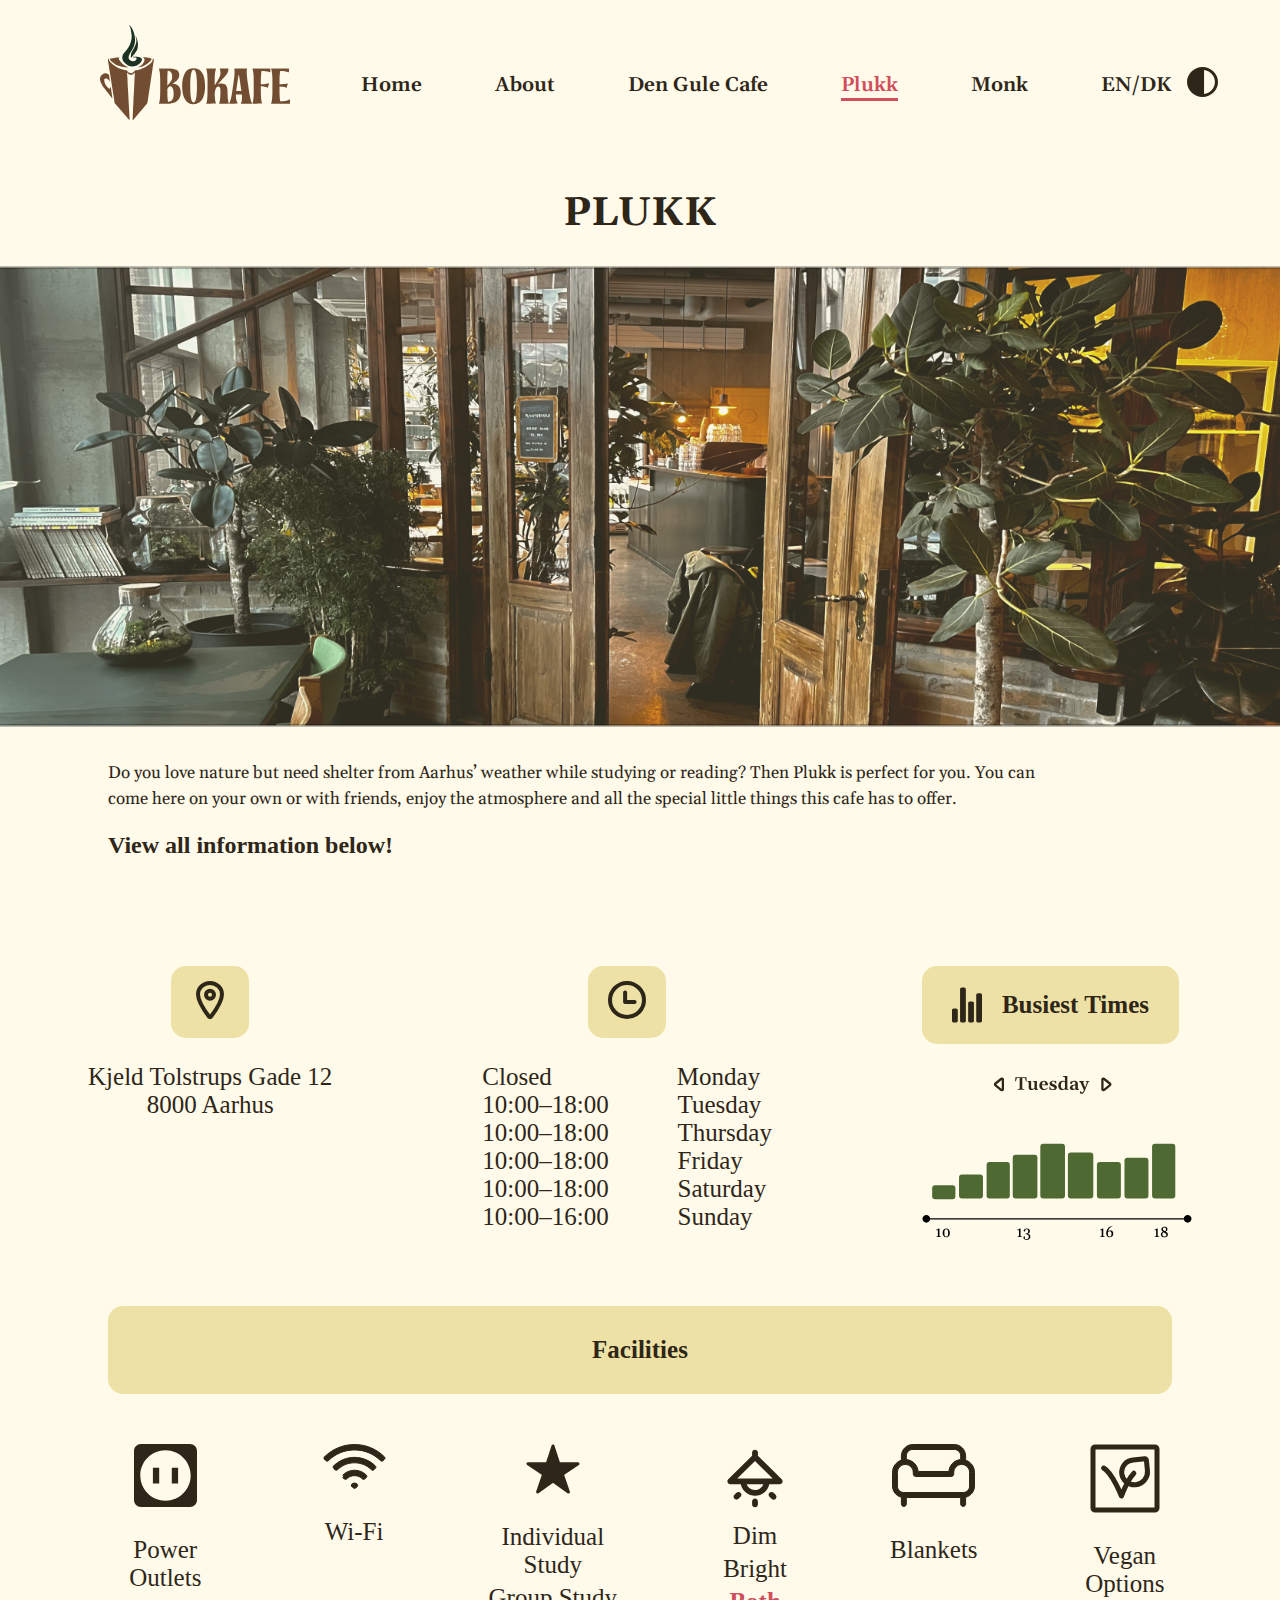
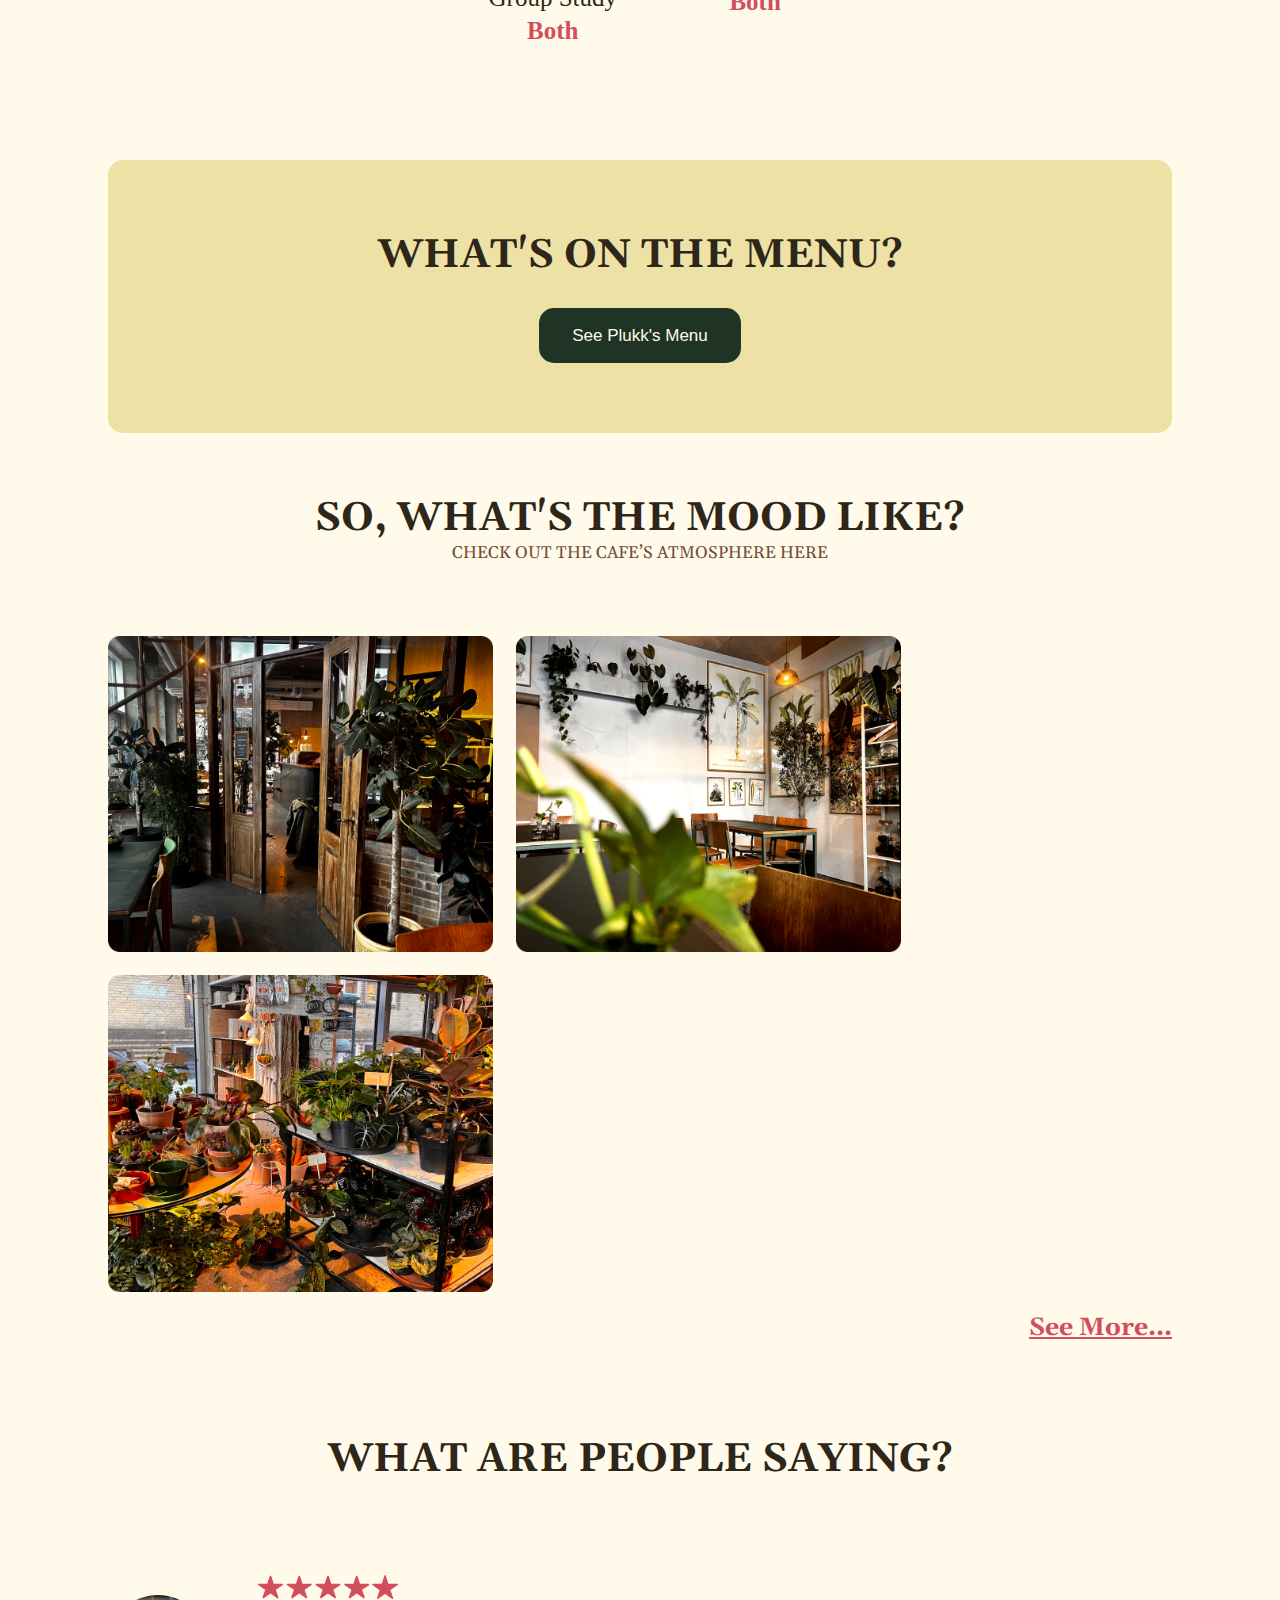
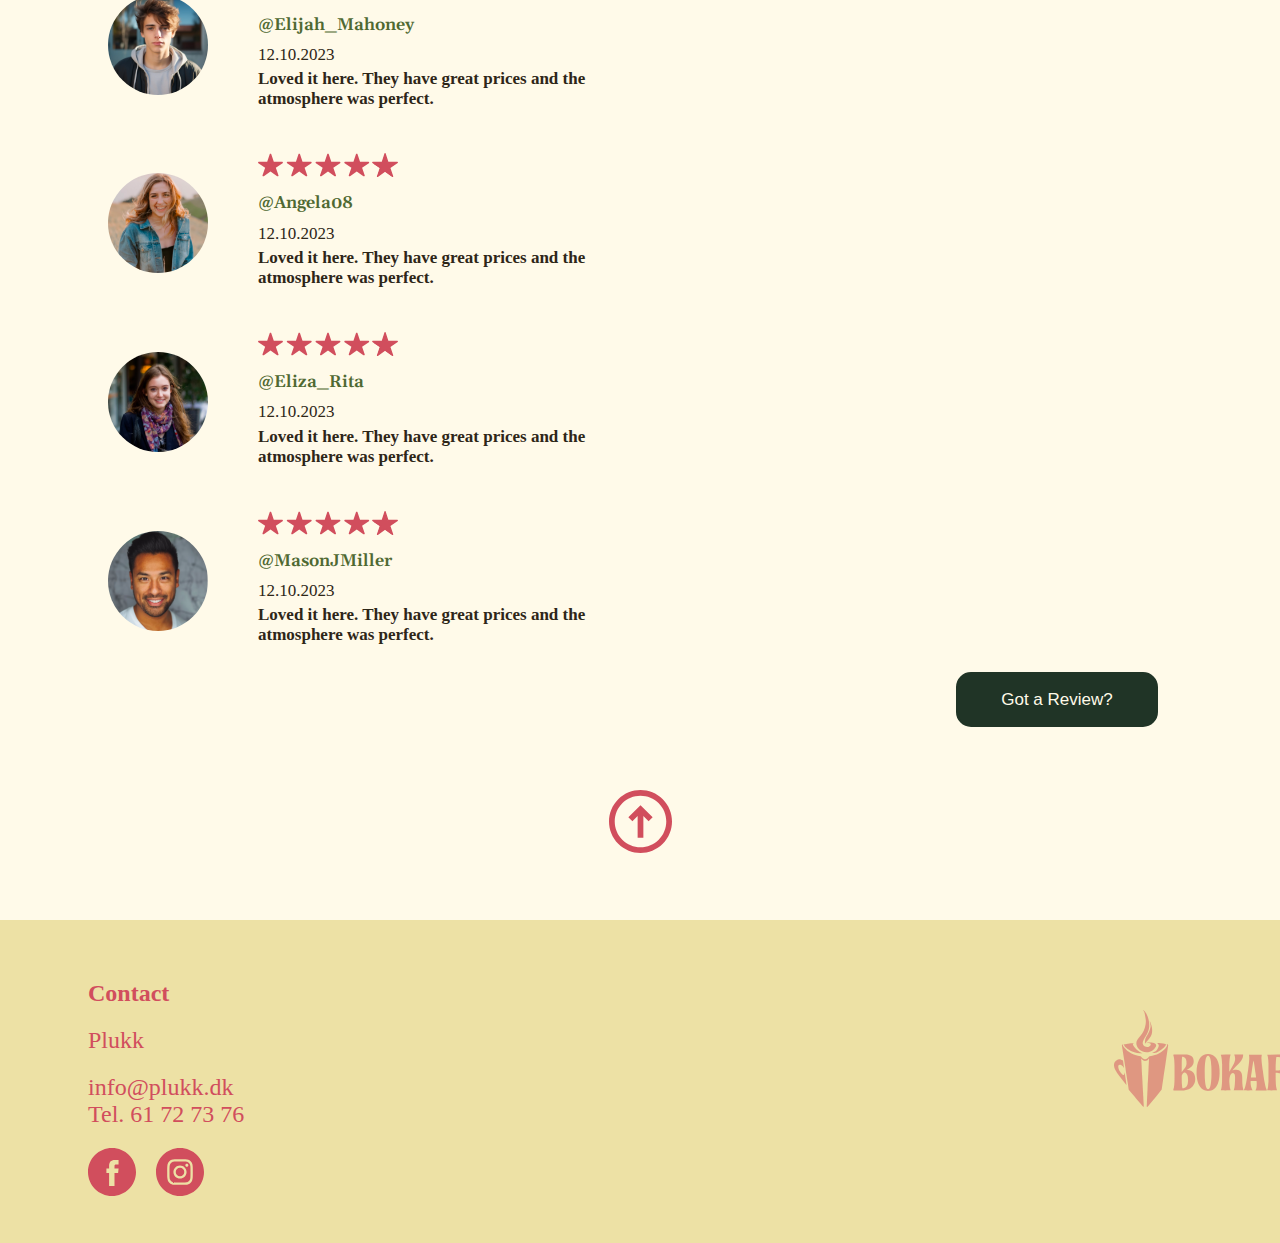
<file: plukk.html>
<!DOCTYPE html>
<html lang="en">

<head>
    <meta charset="UTF-8">
    <meta name="viewport" content="width=device-width, initial-scale=1.0">
    <meta http-equiv="X-UA-Compatible" content="ie=edge">

    <meta name="description" content="Plukk, plant cafe, special little things this cafe has to offer">
    <meta name="keywords" content="nature, shelter, Aarhus, studying, reading, cafe">
    <meta name="author" content="Melissa Iuga">

    <title>Plukk</title>
    <link rel="icon" type="image/x-icon" href="/images/favicon.svg">
    <link rel="stylesheet" href="css/subpage.css">
    <link rel="preconnect" href="https://fonts.googleapis.com">
    <link rel="preconnect" href="https://fonts.gstatic.com" crossorigin>
    <link href="https://fonts.googleapis.com/css2?family=Gelasio:wght@400;500;600;700&display=swap" rel="stylesheet">
</head>


<header>

    <!-- Mobile only elements start here-->
    <div class="moblogo">
        <a href="index.html">
            <img src="images/defaultlogomob.svg" alt="mobilelogo">
    </div>
    </a>

    <div class="burger">
        <a href="burger.html">
            <img src="images/burger.svg" alt="burgermenu">
    </div>
    </a>

    <div class="contrast">
            <img src="images/contrast.svg" alt="contrast">
    </div>

    <!-- Mobile only elements end here-->

    <nav> <!-- Navigation Bar-->
        <div class="logo">
            <a href="index.html">
                <img src="images/defaultlogo.svg" alt="logo" />
            </a>
        </div>

        <ul class="inner_nav">
            <li><a href="index.html">Home</a></li>
            <li><a href="#">About</a></li>
            <li><a href="dengulecafe.html">Den Gule Cafe</a></li>
            <li><a class="active" href="plukk.html">Plukk</a></li>
            <li><a href="monk.html">Monk</a></li>
            <li><a href="404.html">EN/DK</a></li>
            <li><a href="#"><img src="images/contrast.svg" alt="contrast"></a></li>
        </ul>

        </div>
    </nav>

</header>


<body>

    <!-- page content starts here-->

    <h1>PLUKK</h1>

    <img id="mainimage" src="images/Pmainimg.png" alt="plukkmainimage">

    <p>Do you love nature but need shelter from Aarhus’ weather while studying or reading? Then Plukk is perfect for
        you. You can come here on your own or with friends, enjoy the atmosphere and all the special little things this
        cafe has to offer. </p>

    <h2>View all information below!</h2>

    <!-- div class for for elements containing Location, Opening Times and Busiest Times-->

    <div class="elements">
        <article>
            <section id="loc" style="text-align: center;">
                <img src="images/location.svg" alt="location">
            </section>
            <h3 style="text-align: center;">Kjeld Tolstrups Gade 12 <br> 8000 Aarhus
            </h3>
        </article>

        <article>
            <section id="time" style="text-align: center;">
                <img src="images/time.svg" alt="opening times">
            </section>
            <h3>Closed&nbsp;&nbsp;&nbsp;&nbsp;&nbsp;&nbsp;&nbsp;&nbsp;&nbsp;&nbsp;&nbsp;&nbsp;&nbsp;&nbsp;&nbsp;&nbsp;&nbsp;&nbsp;&nbsp;&nbsp;Monday<br>
                10:00–18:00&nbsp;&nbsp;&nbsp;&nbsp;&nbsp;&nbsp;&nbsp;&nbsp;&nbsp;&nbsp;&nbsp;Tuesday<br>
                10:00–18:00&nbsp;&nbsp;&nbsp;&nbsp;&nbsp;&nbsp;&nbsp;&nbsp;&nbsp;&nbsp;&nbsp;Thursday<br>
                10:00–18:00&nbsp;&nbsp;&nbsp;&nbsp;&nbsp;&nbsp;&nbsp;&nbsp;&nbsp;&nbsp;&nbsp;Friday<br>
                10:00–18:00&nbsp;&nbsp;&nbsp;&nbsp;&nbsp;&nbsp;&nbsp;&nbsp;&nbsp;&nbsp;&nbsp;Saturday<br>
                10:00–16:00&nbsp;&nbsp;&nbsp;&nbsp;&nbsp;&nbsp;&nbsp;&nbsp;&nbsp;&nbsp;&nbsp;Sunday</h3>
        </article>

        <article>
            <div id="busy">
                <img src="images/busy.svg" alt="busiest times">
                <h3 style="font-weight:600;">Busiest Times</h3>
            </div><br><br>
            <img style="width:270px; margin-top: 10px;" src="images/busygraph.svg" alt="busiest times graph">
        </article>

    </div>

    <!-- Facilities section starts here-->

    <article id="facilities">
        <h3 style="font-weight: 600;">Facilities</h3>
    </article>

    <!-- Article as main and 2 sections with nested divs (2 sections to make it easier for responsiveness)-->

    <article class="icons">
        <section class="facility">
            <div class="icon">
                <img src="images/outlets.svg" alt="power outlets">
                <h3>Power Outlets</h3>
            </div>

            <div class="icon">
                <img src="images/wifi.svg" alt="wifi">
                <h3>Wi-Fi</h3>
            </div>

            <div class="icon">
                <img src="images/bestfor.svg" alt="best for">
                <h3 style="margin-bottom: -20px;">Individual Study</h3>
                <h3 style="margin-bottom: -20px;">Group Study</h3>
                <h3 style="color:#D14E5D; font-weight: 700;">Both</h3>
            </div>
        </section>

        <section class="facility">
            <div class="icon">
                <img style="margin-bottom: -20px; width:70px;" src="images/lighting.svg" alt="lighting">
                <h3 style="margin-bottom: -20px;">Dim</h3>
                <h3 style="margin-bottom: -20px;">Bright</h3>
                <h3 style="color:#D14E5D; font-weight: 700;">Both</h3>
            </div>

            <div class="icon">
                <img src="images/seating.svg" alt="seating">
                <h3>Blankets</h3>
            </div>

            <div class="icon">
                <img src="images/vegan.svg" alt="vegan options">
                <h3>Vegan Options</h3>
            </div>
        </section>
    </article>

    <!-- Menu Section-->

    <div class="menu">
        <h1>WHAT'S ON THE MENU?</h1>
        <div id="button">
            <button class="primary">See Plukk's Menu</button>
        </div>
    </div>

    <!-- Atmosphere/Mood Section-->

    <article class="mood">
        <h1>SO, WHAT'S THE MOOD LIKE?</h1>
        <p>CHECK OUT THE CAFE’S ATMOSPHERE HERE</p>

        <div class="gallery"> <!-- the 3 images -->
            <img src="images/plukk1.png" alt="photo 1">
            <img src="images/plukk2.png" alt="photo 3">
            <img src="images/plukk3.png" alt="photo 3">
        </div>
    </article>

    <div id="linkdiv"><a id="link" href="plukkgallery.html">See More...</a></div>

    <!-- Reviews Section -->

    <h1 style="margin-bottom: 80px;">WHAT ARE PEOPLE SAYING?</h1>

    <article class="revsect"> <!-- Article containing all the reviews with flexbox-->

        <section class="review">
            <div class="pfp"><img src="images/pfp1.svg" alt="profile picture"></div>
            <div class="reviewcontent">
                <img class="stars" src="images/5stars.svg" alt="5 stars">
                <p>@Elijah_Mahoney</p>
                <h2 style="font-weight: 500; margin-top: -10px; margin-bottom: -10px;">12.10.2023</h2>
                <h2>Loved it here. They have great prices and the atmosphere was perfect.</h2>
            </div>
        </section>

        <section class="review">
            <div class="pfp"><img src="images/pfp2.svg" alt="profile picture"></div>
            <div class="reviewcontent">
                <img class="stars" src="images/5stars.svg" alt="5 stars">
                <p>@Angela08</p>
                <h2 style="font-weight: 500; margin-top: -10px; margin-bottom: -10px;">12.10.2023</h2>
                <h2>Loved it here. They have great prices and the atmosphere was perfect.</h2>
            </div>
        </section>

        <section class="review">
            <div class="pfp"><img src="images/pfp3.svg" alt="profile picture"></div>
            <div class="reviewcontent">
                <img class="stars" src="images/5stars.svg" alt="5 stars">
                <p>@Eliza_Rita</p>
                <h2 style="font-weight: 500; margin-top: -10px; margin-bottom: -10px;">12.10.2023</h2>
                <h2>Loved it here. They have great prices and the atmosphere was perfect.</h2>
            </div>
        </section>

        <section class="review">
            <div class="pfp"><img src="images/pfp4.svg" alt="profile picture"></div>
            <div class="reviewcontent">
                <img class="stars" src="images/5stars.svg" alt="5 stars">
                <p>@MasonJMiller</p>
                <h2 style="font-weight: 500; margin-top: -10px; margin-bottom: -10px;">12.10.2023</h2>
                <h2>Loved it here. They have great prices and the atmosphere was perfect.</h2>
            </div>
        </section>

    </article>

    <div id="reviewbutton">
        <button onclick="window.open('reviewplukk.html','_self')" class="primary">Got a Review?</button>
    </div>

    <!-- Scroll to top arrow with JS-->

    <div id="scroll" onclick="scrollToTop()"><img src="images/arrowup.svg" alt="scroll to top"></div>

    <script src="js/subpage.js"></script>
</body>



<footer>
    <section class="footercontent">
        <h2>Contact</h2>
        <h2 style="font-weight: 500;">Plukk</h2>
        <h2 style="font-weight: 500;">info@plukk.dk<br>
            Tel. 61 72 73 76</h2>
        <div id="some"> <!-- Social Media Links with target _blank to open in new window-->
            <a href="https://www.facebook.com/plukk.dk/" target="_blank"><img src="images/fbicon.svg"
                    alt="facebook icon"></a>
            <a img href="https://www.instagram.com/__plukk" target="_blank"><img src="images/igicon.svg"
                    alt="instagram icon"></a>
        </div>
    </section>

    <section id="footerlogo">
        <img src="images/footerlogo.svg" alt="logo">
    </section>
</footer>

</html>
</file>
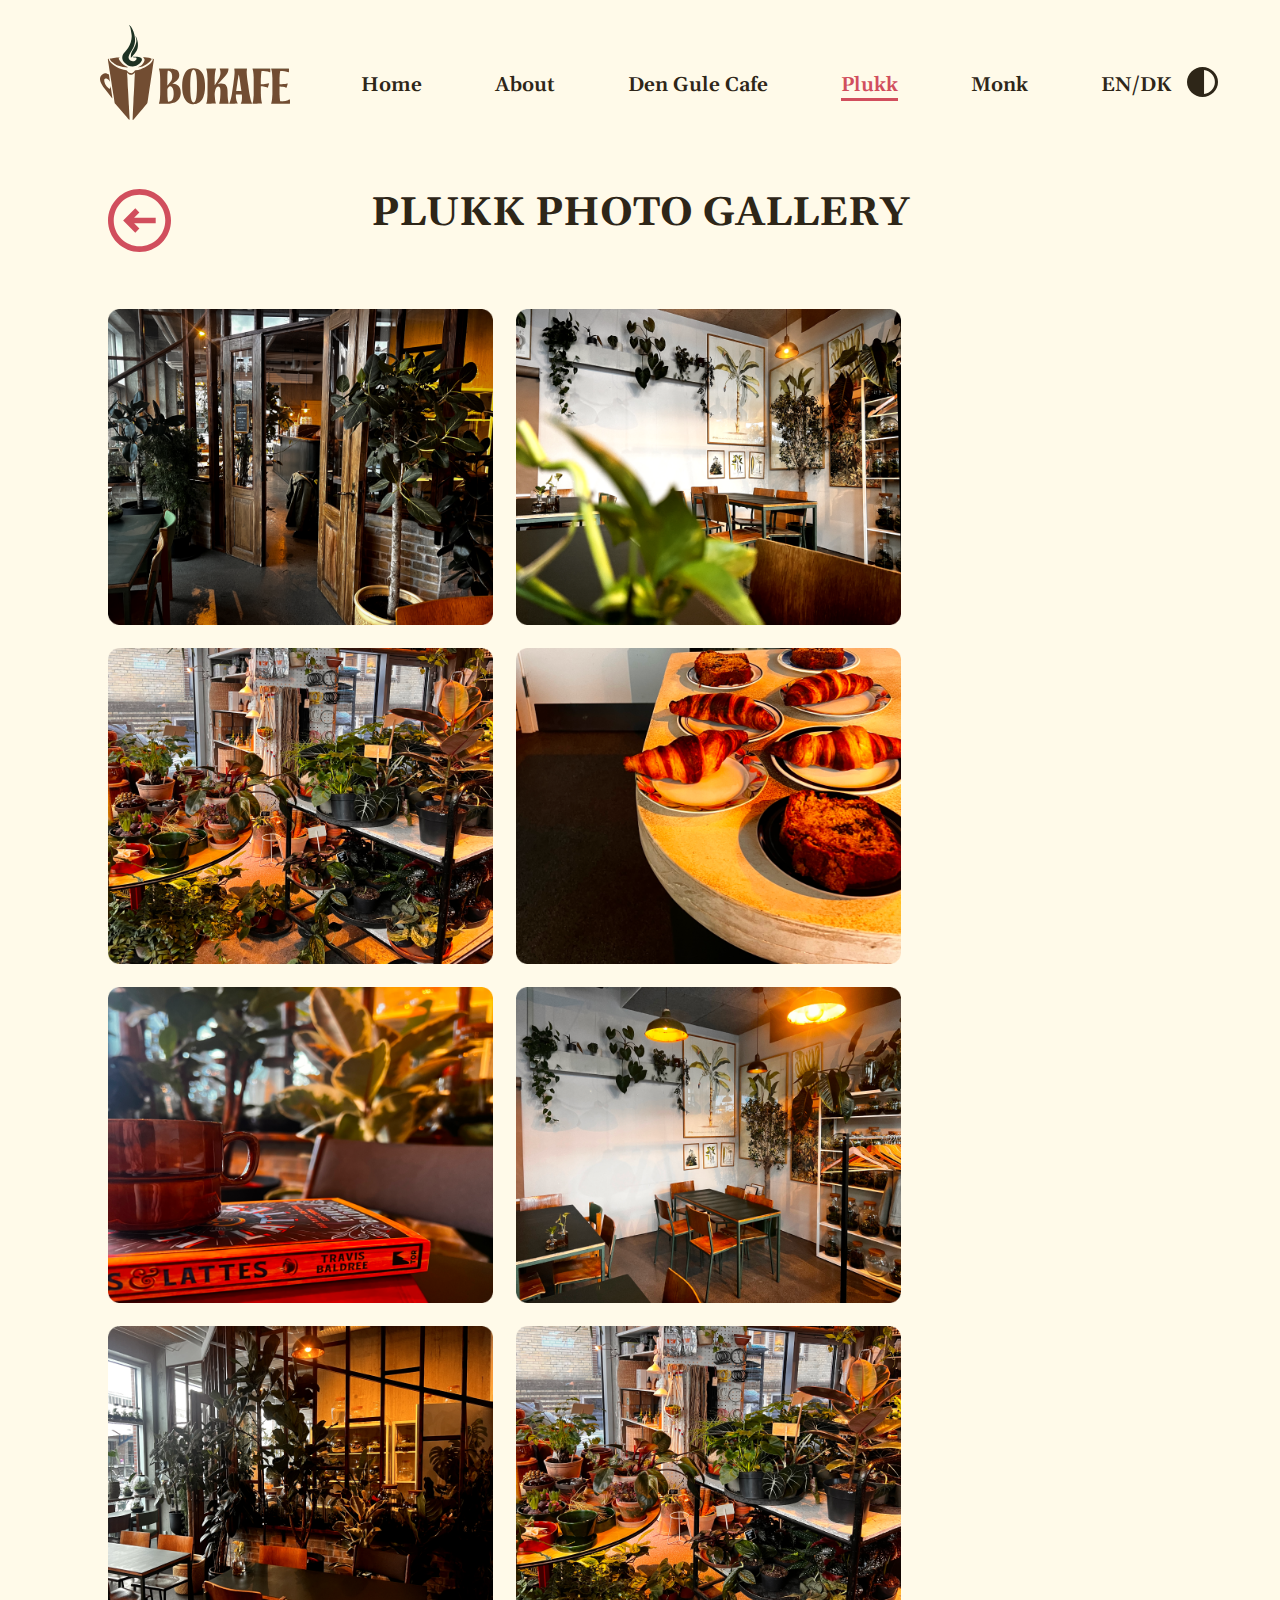
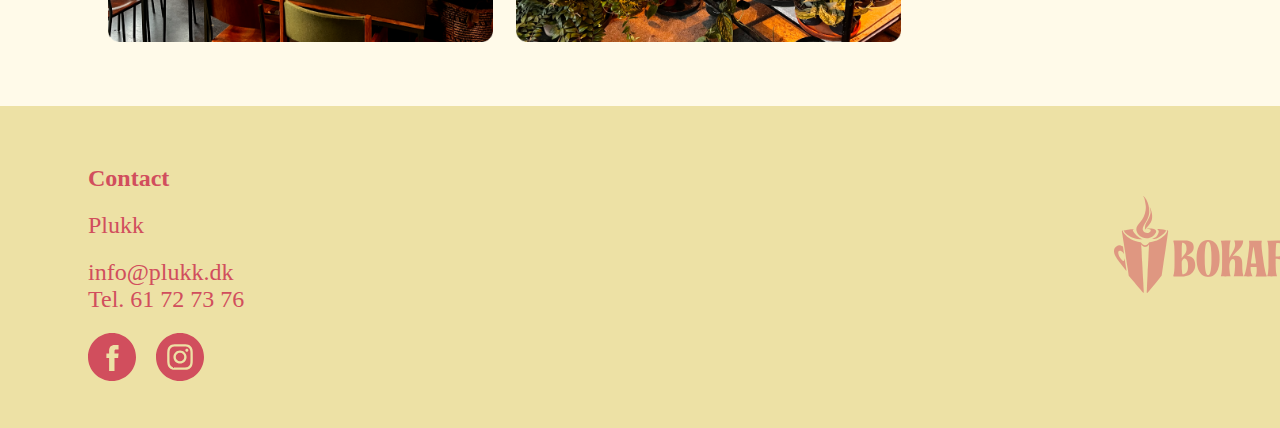
<file: plukkgallery.html>
<!DOCTYPE html>
<html lang="en">

<head>
    <meta charset="UTF-8">
    <meta name="viewport" content="width=device-width, initial-scale=1.0">
    <meta http-equiv="X-UA-Compatible" content="ie=edge">

    <meta name="description" content="photo gallery, plukk photo gallery">
    <meta name="keywords" content="gallery, photo">
    <meta name="author" content="Melissa Iuga">

    <title>Plukk Photo Gallery</title>
    <link rel="icon" type="image/x-icon" href="/images/favicon.svg">
    <link rel="stylesheet" href="css/subpage.css">
    <link rel="preconnect" href="https://fonts.googleapis.com">
    <link rel="preconnect" href="https://fonts.gstatic.com" crossorigin>
    <link href="https://fonts.googleapis.com/css2?family=Gelasio:wght@400;500;600;700&display=swap" rel="stylesheet">
</head>


<header>

    <!-- Mobile only elements start here-->

    <div class="moblogo">
        <a href="index.html">
            <img src="images/defaultlogomob.svg" alt="mobilelogo">
    </div>
    </a>


    <div class="burger">
        <a href="burger.html">
            <img src="images/burger.svg" alt="burgermenu">
    </div>
    </a>

    <div class="contrast">
        <img src="images/contrast.svg" alt="contrast">
    </div>

    <!-- Mobile only elements end here-->

    <nav>
        <div class="logo">
            <a href="index.html">
                <img src="images/defaultlogo.svg" alt="logo" />
            </a>
        </div>

        <ul class="inner_nav">
            <li><a href="index.html">Home</a></li>
            <li><a href="#">About</a></li>
            <li><a href="dengulecafe.html">Den Gule Cafe</a></li>
            <li><a class="active" href="plukk.html">Plukk</a></li>
            <li><a href="monk.html">Monk</a></li>
            <li><a href="404.html">EN/DK</a></li>
            <li><a href="#"><img src="images/contrast.svg" alt="contrast"></a></li>
        </ul>

        </div>
    </nav>

</header>

<body>

    <h1>PLUKK PHOTO GALLERY</h1>
    <img onclick="history.back()" id="backarrow" src="images/arrowback.svg" alt="go back">

    <div class="gallery">     <!-- Photos in the gallery -->
        <img src="images/plukk1.png" alt="photo 1">
        <img src="images/plukk2.png" alt="photo 3">
        <img src="images/plukk3.png" alt="photo 3">
        <img src="images/plukk4.png" alt="photo 4">
        <img src="images/plukk5.png" alt="photo 5">
        <img src="images/plukk6.png" alt="photo 6">
        <img src="images/plukk7.png" alt="photo 7">
        <img src="images/plukk8.png" alt="photo 8">
    </div>

</body>

<footer>
    <section class="footercontent">
        <h2>Contact</h2>
        <h2 style="font-weight: 500;">Plukk</h2>
        <h2 style="font-weight: 500;">info@plukk.dk<br>
            Tel. 61 72 73 76</h2>
        <div id="some">
            <a href="https://www.facebook.com/plukk.dk/" target="_blank"><img src="images/fbicon.svg"
                    alt="facebook icon"></a>
            <a img href="https://www.instagram.com/__plukk" target="_blank"><img src="images/igicon.svg"
                    alt="instagram icon"></a>
        </div>
    </section>

    <section id="footerlogo">
        <img src="images/footerlogo.svg" alt="logo">
    </section>
</footer>

</html>
</file>
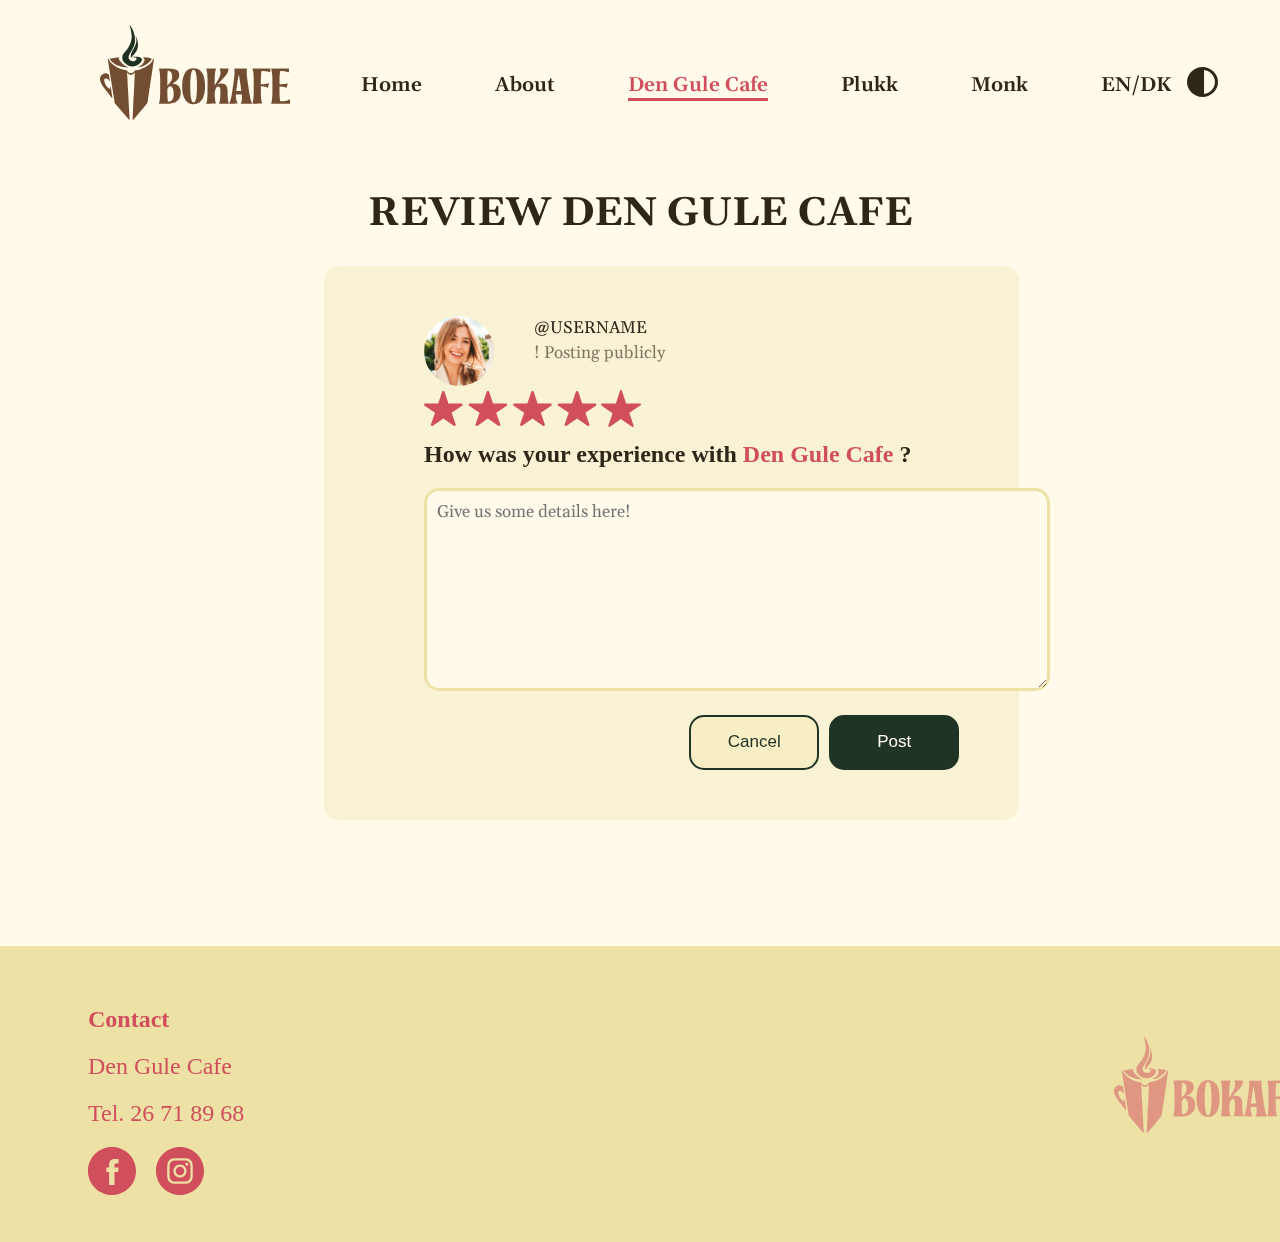
<file: reviewdengulecafe.html>
<!DOCTYPE html>
<html lang="en">

<head>
    <meta charset="UTF-8">
    <meta name="viewport" content="width=device-width, initial-scale=1.0">
    <meta http-equiv="X-UA-Compatible" content="ie=edge">
    <title>Review Den Gule Cafe</title>
    <link rel="icon" type="image/x-icon" href="/images/favicon.svg">
    <link rel="stylesheet" href="css/subpage.css">
    <link rel="preconnect" href="https://fonts.googleapis.com">
    <link rel="preconnect" href="https://fonts.gstatic.com" crossorigin>
    <link href="https://fonts.googleapis.com/css2?family=Gelasio:wght@400;500;600;700&display=swap" rel="stylesheet">
</head>


<header>

    <!-- Mobile only elements start here-->
    <div class="moblogo">
        <a href="index.html">
            <img src="images/defaultlogomob.svg" alt="mobilelogo">
    </div>
    </a>

    <div class="burger">
        <a href="burger.html">
            <img src="images/burger.svg" alt="burgermenu">
    </div>
    </a>

    <div class="contrast">
        <img src="images/contrast.svg" alt="contrast">
    </div>


    <!-- Mobile only elements end here-->

    <nav> <!-- Navigation Bar-->
        <div class="logo">
            <a href="index.html">
                <img src="images/defaultlogo.svg" alt="logo">
            </a>
        </div>

        <ul class="inner_nav">
            <li><a href="index.html">Home</a></li>
            <li><a href="#">About</a></li>
            <li><a class="active" href="dengulecafe.html">Den Gule Cafe</a></li>
            <li><a href="plukk.html">Plukk</a></li>
            <li><a href="monk.html">Monk</a></li>
            <li><a href="404.html">EN/DK</a></li>
            <li><a href="#"><img src="images/contrast.svg" alt="contrast"></a></li>
        </ul>

        </div>
    </nav>

</header>


<body>

    <h1>REVIEW DEN GULE CAFE</h1>

    <article class="form">
        <section class="user">
            <div><img src="images/userpfp.svg" alt="user profile picture"></div>
            <div>
                <p>@USERNAME</p>
                <p style="opacity: 60%">! Posting publicly</p>
            </div>
        </section>

        <div class="stars"><img src="images/5stars.svg" alt="5stars"></div>

        <div class="cafename">
            <div></div>
            <h2>How was your experience with<span style="color: #D14E5D;"> Den Gule Cafe </span>?</h2>
        </div>

        <textarea class="description" name="description" placeholder="Give us some details here!" rows="4"
            cols="50"></textarea>

        <section class="buttons">
            <div onclick="history.back()" id="button">
                <button class="secondary">Cancel</button>
            </div>
            <div id="button">
                <button id="post">Post</button>
            </div>
        </section>

    </article>


    <div class="popup" id="popup">
        <div class="popup-inner">
            <button onclick="history.go(-1)" id="closepopup"><img src="images/x.svg" alt="close"></button>
            <div id="success"><img src="images/success.svg" alt="success"></div>
            <h2>Awesome! We got it.<br>
                Your feedback matters.</h2>
        </div>
        <div class="pinkstroke"></div>
    </div>

    <script src="js/review.js"></script>
</body>


<footer>
    <section class="footercontent">
        <h2>Contact</h2>
        <h2 style="font-weight: 500;">Den Gule Cafe</h2>
        <h2 style="font-weight: 500;">Tel. 26 71 89 68</h2>
        <div id="some"> <!-- Social Media Links with target _blank to open in new window-->
            <a href="https://www.facebook.com/p/Den-Gule-Cafe-100064242962758/" target="_blank"><img src="images/fbicon.svg"
                    alt="facebook icon"></a>
            <a img href="https://www.instagram.com/dengulecafe/?hl=en" target="_blank"><img src="images/igicon.svg"
                    alt="instagram icon"></a>
        </div>
    </section>

    <section id="footerlogo">
        <img src="images/footerlogo.svg" alt="logo">
    </section>
</footer>
</html>
</file>
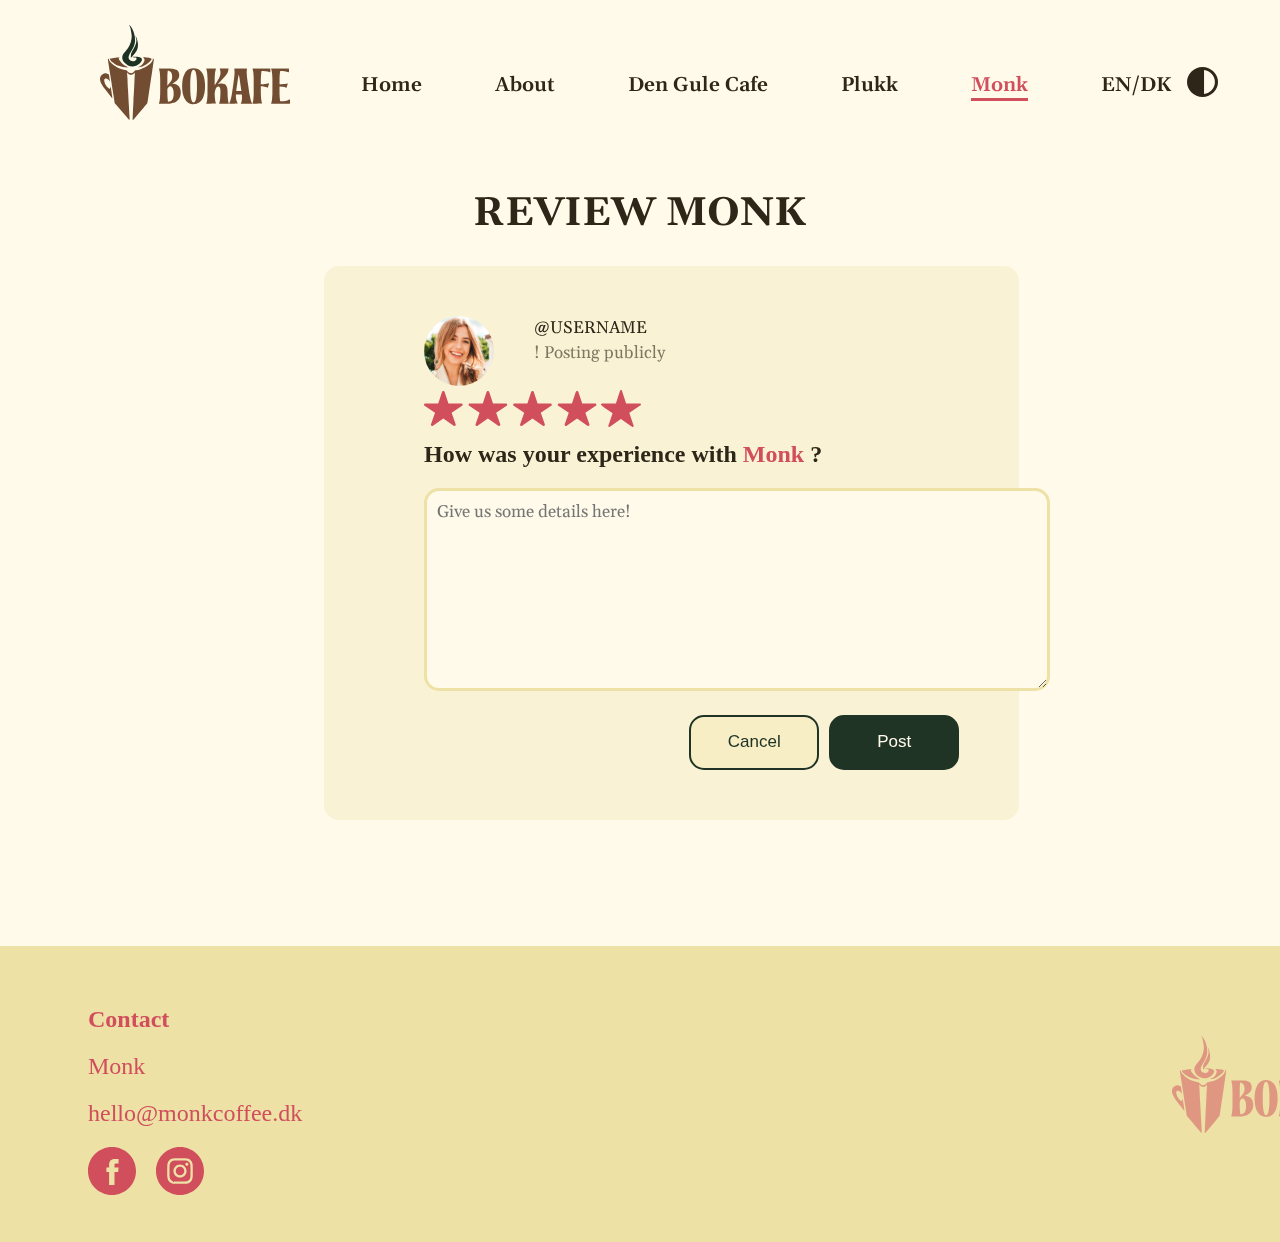
<file: reviewmonk.html>
<!DOCTYPE html>
<html lang="en">

<head>
    <meta charset="UTF-8">
    <meta name="viewport" content="width=device-width, initial-scale=1.0">
    <meta http-equiv="X-UA-Compatible" content="ie=edge">
    <title>Review Monk</title>
    <link rel="icon" type="image/x-icon" href="/images/favicon.svg">
    <link rel="stylesheet" href="css/subpage.css">
    <link rel="preconnect" href="https://fonts.googleapis.com">
    <link rel="preconnect" href="https://fonts.gstatic.com" crossorigin>
    <link href="https://fonts.googleapis.com/css2?family=Gelasio:wght@400;500;600;700&display=swap" rel="stylesheet">
</head>


<header>

    <!-- Mobile only elements start here-->
    <div class="moblogo">
        <a href="index.html">
            <img src="images/defaultlogomob.svg" alt="mobilelogo">
    </div>
    </a>

    <div class="burger">
        <a href="burger.html">
            <img src="images/burger.svg" alt="burgermenu">
    </div>
    </a>

    <div class="contrast">
        <img src="images/contrast.svg" alt="contrast">
    </div>


    <!-- Mobile only elements end here-->

    <nav> <!-- Navigation Bar-->
        <div class="logo">
            <a href="index.html">
                <img src="images/defaultlogo.svg" alt="logo">
            </a>
        </div>

        <ul class="inner_nav">
            <li><a href="index.html">Home</a></li>
            <li><a href="#">About</a></li>
            <li><a href="dengulecafe.html">Den Gule Cafe</a></li>
            <li><a href="plukk.html">Plukk</a></li>
            <li><a class="active" href="monk.html">Monk</a></li>
            <li><a href="404.html">EN/DK</a></li>
            <li><a href="#"><img src="images/contrast.svg" alt="contrast"></a></li>
        </ul>

        </div>
    </nav>

</header>


<body>

    <h1>REVIEW MONK</h1>

    <article class="form">
        <section class="user">
            <div><img src="images/userpfp.svg" alt="user profile picture"></div>
            <div>
                <p>@USERNAME</p>
                <p style="opacity: 60%">! Posting publicly</p>
            </div>
        </section>

        <div class="stars"><img src="images/5stars.svg" alt="5stars"></div>

        <div class="cafename">
            <div></div>
            <h2>How was your experience with<span style="color: #D14E5D;"> Monk </span>?</h2>
        </div>

        <textarea class="description" name="description" placeholder="Give us some details here!" rows="4"
            cols="50"></textarea>

        <section class="buttons">
            <div onclick="history.back()" id="button">
                <button class="secondary">Cancel</button>
            </div>
            <div id="button">
                <button id="post">Post</button>
            </div>
        </section>

    </article>


    <div class="popup" id="popup">
        <div class="popup-inner">
            <button onclick="history.go(-1)" id="closepopup"><img src="images/x.svg" alt="close"></button>
            <div id="success"><img src="images/success.svg" alt="success"></div>
            <h2>Awesome! We got it.<br>
                Your feedback matters.</h2>
        </div>
        <div class="pinkstroke"></div>
    </div>

    <script src="js/review.js"></script>
</body>


<footer>
    <section class="footercontent">
        <h2>Contact</h2>
        <h2 style="font-weight: 500;">Monk</h2>
        <h2 style="font-weight: 500;">hello@monkcoffee.dk</h2>
        <div id="some"> <!-- Social Media Links with target _blank to open in new window-->
            <a href="https://www.facebook.com/monkcoffee.dk/" target="_blank"><img src="images/fbicon.svg"
                    alt="facebook icon"></a>
            <a img href="https://www.instagram.com/monk_aarhus/" target="_blank"><img src="images/igicon.svg"
                    alt="instagram icon"></a>
        </div>
    </section>

    <section id="footerlogo">
        <img src="images/footerlogo.svg" alt="logo">
    </section>
</footer>

</html>
</file>
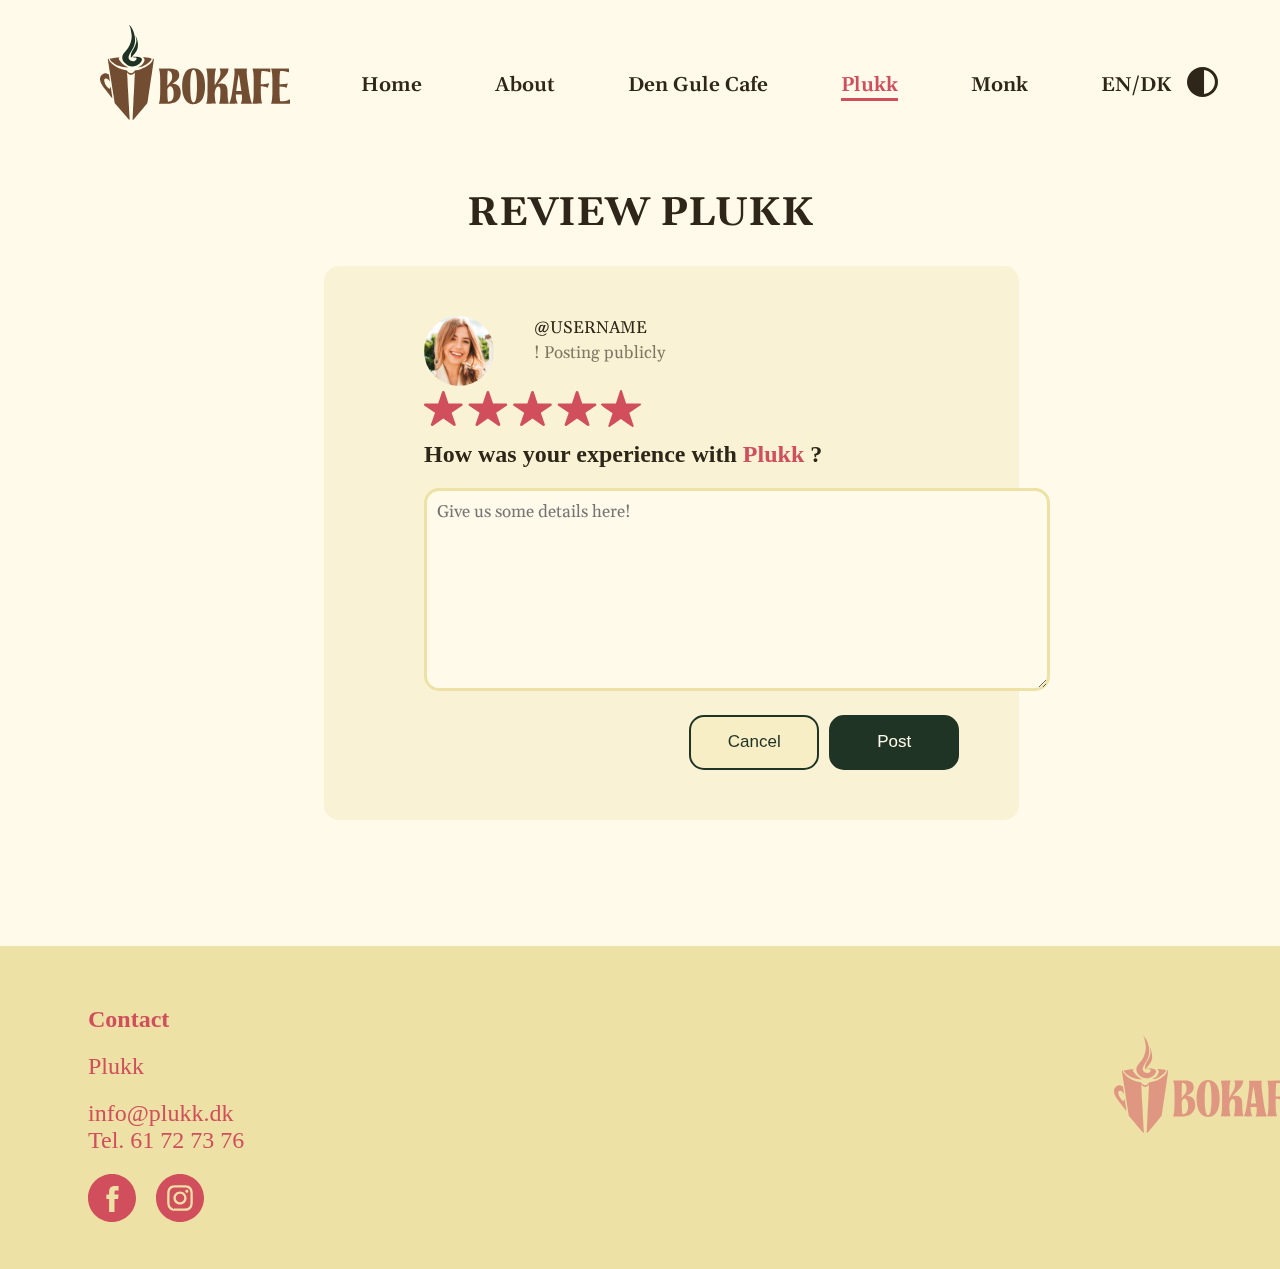
<file: reviewplukk.html>
<!DOCTYPE html>
<html lang="en">

<head>
    <meta charset="UTF-8">
    <meta name="viewport" content="width=device-width, initial-scale=1.0">
    <meta http-equiv="X-UA-Compatible" content="ie=edge">
    <title>Review Plukk</title>
    <link rel="icon" type="image/x-icon" href="/images/favicon.svg">
    <link rel="stylesheet" href="css/subpage.css">
    <link rel="preconnect" href="https://fonts.googleapis.com">
    <link rel="preconnect" href="https://fonts.gstatic.com" crossorigin>
    <link href="https://fonts.googleapis.com/css2?family=Gelasio:wght@400;500;600;700&display=swap" rel="stylesheet">
</head>


<header>

    <!-- Mobile only elements start here-->
    <div class="moblogo">
        <a href="index.html">
            <img src="images/defaultlogomob.svg" alt="mobilelogo">
    </div>
    </a>

    <div class="burger">
        <a href="burger.html">
            <img src="images/burger.svg" alt="burgermenu">
    </div>
    </a>

    <div class="contrast">
        <img src="images/contrast.svg" alt="contrast">
    </div>


    <!-- Mobile only elements end here-->

    <nav> <!-- Navigation Bar-->
        <div class="logo">
            <a href="index.html">
                <img src="images/defaultlogo.svg" alt="logo">
            </a>
        </div>

        <ul class="inner_nav">
            <li><a href="index.html">Home</a></li>
            <li><a href="#">About</a></li>
            <li><a href="dengulecafe.html">Den Gule Cafe</a></li>
            <li><a class="active" href="plukk.html">Plukk</a></li>
            <li><a href="monk.html">Monk</a></li>
            <li><a href="404.html">EN/DK</a></li>
            <li><a href="#"><img src="images/contrast.svg" alt="contrast"></a></li>
        </ul>

        </div>
    </nav>

</header>


<body>

    <h1>REVIEW PLUKK</h1>

    <article class="form">
        <section class="user">
            <div><img src="images/userpfp.svg" alt="user profile picture"></div>
            <div>
                <p>@USERNAME</p>
                <p style="opacity: 60%">! Posting publicly</p>
            </div>
        </section>

        <div class="stars"><img src="images/5stars.svg" alt="5stars"></div>

        <div class="cafename">
            <div></div>
            <h2>How was your experience with<span style="color: #D14E5D;"> Plukk </span>?</h2>
        </div>

        <textarea class="description" name="description" placeholder="Give us some details here!" rows="4"
            cols="50"></textarea>

        <section class="buttons">
            <div onclick="history.back()" id="button">
                <button class="secondary">Cancel</button>
            </div>
            <div id="button">
                <button id="post">Post</button>
            </div>
        </section>

    </article>


    <div class="popup" id="popup">
        <div class="popup-inner">
            <button onclick="history.go(-1)" id="closepopup"><img src="images/x.svg" alt="close"></button>
            <div id="success"><img src="images/success.svg" alt="success"></div>
            <h2>Awesome! We got it.<br>
                Your feedback matters.</h2>
        </div>
        <div class="pinkstroke"></div>
    </div>

    <script src="js/review.js"></script>
</body>


<footer>
    <section class="footercontent">
        <h2>Contact</h2>
        <h2 style="font-weight: 500;">Plukk</h2>
        <h2 style="font-weight: 500;">info@plukk.dk<br>
            Tel. 61 72 73 76</h2>
        <div id="some"> <!-- Social Media Links with target _blank to open in new window-->
            <a href="https://www.facebook.com/plukk.dk/" target="_blank"><img src="images/fbicon.svg"
                    alt="facebook icon"></a>
            <a img href="https://www.instagram.com/__plukk" target="_blank"><img src="images/igicon.svg"
                    alt="instagram icon"></a>
        </div>
    </section>

    <section id="footerlogo">
        <img src="images/footerlogo.svg" alt="logo">
    </section>
</footer>


</html>
</file>
<file: css/css.css>
:root {
  --backgr: #FFFAE9;
  --text: #2E2618;
  --darkgr: #203426;
  --green: #4F6932;
  --pink: #D14E5D;
  --fawn: #724E35;
  --yellow: #EDE1A5;
  --h1: 40px;
  --h2: 30px;
  --h3: 25px;
  --p: 17px;
  --font: 'Gelasio', serif;
  --mobilemargin: 16px;
  --desktopmargin: 100px;
  --pline-height: 150%;

}

/* start of navigation bar code */

.moblogo {
  display: none;
}

.logo {
  position: absolute;
  left: 100px;
  top: 25px;
}

.burger {
  display: none;
}

.contrast {
  display: none;
}

.inner_nav {
  text-align: right;
  margin-top: 72px;
  margin-right: var(--desktopmargin);
}

ul {
  list-style-type: none;
}

a {
  text-decoration: none;
  font-weight: 600;
  font-family: var(--font);
  font-size: 20px;
  color: var(--text);
  border-bottom: 3px solid transparent;
}

a.active {
  border-bottom: 3px solid var(--pink);
  color: var(--pink);
}

li:last-child {
  margin-left: 15px;
  margin-top: -5px;
  position: absolute;
}

li {
  display: inline-block;
  text-align: right;
  margin-left: 69px;
  /* for space between */
}

/* navbar code ends here */

#mobilephoto {
  margin-left: -16px;
  display: none;
}

.content {
  margin-top: 90px;
  margin-left: 200px;
  margin-right: 200px;
}

body {
  color: var(--text);
  background-color: var(--backgr);
}

h1 {
  font-weight: bold;
  font-family: var(--font);
  font-size: var(--h1);
}

h2 {
  font-weight: 600;
  color: var(--pink);
}

#mobileh2 {
  display: none;
}

p {
  font-weight: 400;
  font-family: var(--font);
  font-size: var(--p);
  line-height: var(--pline-height);
  text-align: left;
}

/* styling of the cafe cards on landing page */

.card img {
  border-radius: 15px;
  transition: 0.3s ease-in-out;
}

.card img:hover {
  opacity: 0.7;
}


.container {
  margin-left: var(--desktopmargin);
  margin-right: var(--desktopmargin);
  display: flex;
  justify-content: center;
  align-items: center;
}

.cards {
  margin-left: var(--desktopmargin);
  margin-right: var(--desktopmargin);
  display: flex;
  gap: 15px;
  justify-content: center;
}

.card {
  text-align: center;
}



/* MOBILE VERSION */

@media (max-width:600px) {

  .content {
    margin-left: var(--mobilemargin);
    margin-top: 30px;
    margin-right: var(--mobilemargin);
  }

  h1 {
    font-size: 25px;
    text-align: center;
  }

  h2 {
    font-size: 30px;
  }

  p {
    font-size: 16px;
  }

  nav {
    display: none;
  }

  .burger {
    display: block;
    position: relative;
    margin-left: var(--mobilemargin);
    top: -45px;
  }

  .contrast {
    display: block;
    position: absolute;
    margin-left: var(--mobilemargin);
    top: 40px;
    right: 30px;
  }

  .moblogo {
    margin-top: 20px;
    display: block;
    text-align: center;
  }

  #mobilephoto {
    display: block;
    width: 440px;
  }

  .container {
    margin-left: var(--mobilemargin);
    align-items: center;
    margin-right: var(--mobilemargin);
  }

  .cards {
    display: block;
    align-items: center;
    margin-left: var(--mobilemargin);
    margin-right: var(--mobilemargin);
  }

  .card img {
    align-items: center;
    border-radius: 15px;
    width: 90%;
  }

}
</file>
<file: css/subpage.css>
:root {
  --backgr: #FFFAE9;
  --text: #2E2618;
  --darkgr: #203426;
  --green: #4F6932;
  --pink: #D14E5D;
  --fawn: #724E35;
  --yellow: #EDE1A5;
  --h1: 40px;
  --h2: 30px;
  --h3: 25px;
  --p: 17px;
  --font: 'Gelasio', serif;
  --mobilemargin: 16px;
  --desktopmargin: 100px;
  --pline-height: 150%;
  /* line height for <p> element */
}

/* start of navbar code */

.moblogo {
  display: none;
}

.logo {
  position: absolute;
  left: 100px;
  top: 25px;
}

.burger {
  display: none;
}

.contrast {
  display: none;
}

.inner_nav {
  text-align: right;
  margin-top: 72px;
  margin-right: var(--desktopmargin);
}

ul {
  list-style-type: none;
  /* to remove bulletpoints */
}

a {
  text-decoration: none;
  font-weight: 600;
  font-family: var(--font);
  font-size: 20px;
  color: var(--text)
}

a.active {
  border-bottom: 3px solid var(--pink);
  color: var(--pink);
}

li:last-child {
  margin-left: 15px;
  margin-top: -5px;
  position: absolute;
}

li {
  display: inline-block;
  text-align: right;
  margin-left: 69px;
  /* for the space between */
}

#backarrow {
  margin-left: var(--desktopmargin);
  margin-top: -6%;
  position: absolute;
  cursor: pointer;
}

/* navbar code ends here */

#mobilephoto {
  margin-left: -16px;
  display: none;
}


body {
  color: var(--text);
  background-color: var(--backgr);
}

h1 {
  font-weight: bold;
  font-family: var(--font);
  font-size: var(--h1);
  text-align: center;
  margin-top: 90px;
}

#mainimage {
  max-width: 105%;
  margin-left: -10px;
}

h2 {
  font-weight: 600;
  color: var(--text);
  margin-left: var(--desktopmargin);
}

h3 {
  font-weight: 500;
  font-size: var(--h3);
}

#mobileh2 {
  display: none;
}

p {
  font-weight: 400;
  font-family: var(--font);
  font-size: var(--p);
  line-height: var(--pline-height);
  text-align: left;
  margin-top: 30px;
  margin-left: var(--desktopmargin);
  margin-right: 200px;
}

#loc {
  background-color: var(--yellow);
  width: 78px;
  padding-top: 15px;
  padding-bottom: 15px;
  border-radius: 15px;
  margin: auto;
}

#time {
  background-color: var(--yellow);
  width: 78px;
  padding-top: 15px;
  padding-bottom: 15px;
  border-radius: 15px;
  margin: auto;
}

#busy {
  background-color: var(--yellow);
  display: inline-flex;
  gap: 20px;
  padding-left: 30px;
  padding-right: 30px;
  border-radius: 15px;
}

.elements {
  display: flex;
  gap: 150px;
  justify-content: center;
  margin-top: 107px;
  margin-bottom: 50px;
}

#facilities {
  text-align: center;
  background-color: var(--yellow);
  border-radius: 15px;
  padding-top: 5px;
  padding-bottom: 5px;
  margin-left: var(--desktopmargin);
  margin-right: var(--desktopmargin);
}

.icon {
  text-align: center;
}

.facility {
  display: flex;
  gap: 100px;
}

.icons {
  margin-top: 50px;
  margin-left: var(--desktopmargin);
  margin-right: var(--desktopmargin);
  gap: 100px;
  display: flex;
  justify-content: center;
}

.primary {
  background-color: var(--darkgr);
  border-color: var(--darkgr);
  border-style: solid;
  border-width: 2px;
  border-radius: 15px;
  color: var(--backgr);
  width: 202px;
  height: 55px;
  font-size: var(--p);
}

.primary:hover {
  cursor: pointer;
  background-color: transparent;
  border-color: var(--darkgr);
  color: var(--darkgr);
  transition: 0.2s;
}

.menu {
  background-color: var(--yellow);
  margin-left: var(--desktopmargin);
  margin-right: var(--desktopmargin);
  border-radius: 15px;
  padding-bottom: 70px;
  text-align: center;
}

.menu h1 {
  padding-top: 70px;
}

.gallery {
  margin-left: var(--desktopmargin);
  margin-right: var(--desktopmargin);
  margin-top: 70px;
  display: flex;
  flex-wrap: wrap;
  gap: 23px;
}

.gallery img {
  width: 385px;
  height: auto;
}

.mood {
  margin-top: -30px;
}

.mood p {
  margin-top: -30px;
  margin-right: 0px;
  text-align: center;
  color: var(--fawn);
  margin-right: var(--desktopmargin);
}

#link {
  font-weight: 700;
  font-size: 25px;
  color: #D14E5D;
  text-decoration: underline;
}

#linkdiv {
  margin-top: 20px;
  margin-right: var(--desktopmargin);
  text-align: right;
}

.pfp img {
  margin-left: var(--desktopmargin);
  width: 100px;
  height: auto;
  margin-right: -50px;
  margin-top: 30px;
  display: flex;
}

.stars {
  margin-left: var(--desktopmargin);
  width: 140px;
  height: auto;
  margin-bottom: -20px;
}

/* Review Page code */

.reviewcontent {
  width: 450px;
}

.reviewcontent p {
  color: var(--green);
  font-weight: 600;
}

.reviewcontent h2 {
  font-size: var(--p);
}

.review {
  display: flex;
}

.revsect {
  display: flex;
  flex-wrap: wrap;
  gap: 20px;
  margin-right: var(--desktopmargin);
}

#reviewbutton {
  margin-left: 75%;
  margin-top: 1%;
}

/* Scroll to top */

#scroll {
  text-align: center;
  margin-top: 5%;
  cursor: pointer;
}

/* FOOTER CODE */

footer {
  background-color: var(--yellow);
  padding-top: 40px;
  margin-top: 5%;
  margin-left: -20px;
  margin-right: -60px;
  margin-bottom: -20px;
  padding-bottom: 40px;
}

#some {
  margin-left: var(--desktopmargin);
  display: flex;
  gap: 20px;
}

footer {
  display: flex;
  gap: 870px;
}

#footerlogo {
  margin-top: 50px;
}

footer h2 {
  color: var(--pink);
}

/* FOOTER CODE ENDS HERE */

/* 404 PAGE */

.error h1 {
  margin-top: 200px;
  font-size: 100px;
  margin-left: 20%;
  margin-right: 40%;
}

.error h2 {
  font-size: var(--h1);
  font-weight: 500;
  text-align: center;
  margin-top: -60px;
  margin-left: 20%;
  margin-right: 40%;
}

.error button {
  margin-left: 35%;
}

.error img {
  position: fixed;
  top: 10%;
  left: 45%;
  width: 50%;
  height: auto;
  object-fit: cover;
}

/* Review Page Code */

.user {
  display: flex;
  gap: 40px;
}

.user p {
  margin: 0px;
}

.user img {
  width: 70px;
  height: auto;
  margin-left: var(--desktopmargin);
}

.description {
  margin-left: var(--desktopmargin);
  border-color: var(--yellow);
  background-color: var(--backgr);
  font-family: var(--font);
  font-size: var(--p);
  width: 600px;
  height: 177px;
  padding: 10px;
  border-width: 3px;
  border-radius: 15px;
}

textarea {
  padding: 10px;
  margin-bottom: 20px;
}

.form {
  background-color: rgba(237, 225, 165, 0.3);
  border-radius: 15px;
  margin-left: 25%;
  margin-right: 20%;
  padding-top: 50px;
  padding-bottom: 50px;
  margin-bottom: 10%;
}

.form h2 {
  margin-top: 30px;
}

.cafename {
  display: flex;
}

.secondary {
  background-color: rgba(237, 225, 165, 0.3);
  border-color: var(--darkgr);
  border-style: solid;
  border-width: 2px;
  border-radius: 15px;
  color: var(--darkgr);
  width: 130px;
  height: 55px;
  font-size: var(--p);
}

.buttons {
  display: flex;
  margin-right: 60px;
  justify-content: right;
  gap: 10px;
}

.form .primary {
  width: 130px;
}

.secondary:hover {
  cursor: pointer;
  background-color: var(--yellow);
}

/* POPUP CODE */

.popup {
  position: fixed;
  bottom: 50%;
  top: 30%;
  right: 30%;

  width: 550px;
  height: 350px;
  background-color: var(--yellow);
  opacity: 0;
  border-color: var();
  border-radius: 15px;
  padding-top: 20px;
  z-index: -1;
}

.popup h2 {
  color: var(--pink);
  text-align: center;
  margin: 0;
  margin-top: 30px;
  margin-bottom: 30px;
}

#success {
  text-align: center;
  margin-left: var(--desktopmargin);
  padding-top: 30px;
}

.popup button {
  border: 0;
  background-color: transparent;
  cursor: pointer;
  float: right;
}

#post {
  background-color: var(--darkgr);
  border-color: var(--darkgr);
  border-style: solid;
  border-width: 2px;
  border-radius: 15px;
  color: var(--backgr);
  width: 130px;
  height: 55px;
  font-size: var(--p);
}

#post:hover {
  cursor: pointer;
  background-color: transparent;
  border-color: var(--darkgr);
  color: var(--darkgr);
  transition: 0.2s;
}

.pinkstroke {
  height: 40px;
  background-color: var(--pink);
  border-bottom-left-radius: 15px;
  border-bottom-right-radius: 15px;
  width: 550px;
}

.popup.open {
  opacity: 1;
  z-index: 999;
}

/* MOBILE VERSION */

@media (max-width:600px) {

  h1 {
    margin-left: var(--mobilemargin);
    margin-right: var(--mobilemargin);
    margin-top: 0px;
    font-size: 30px;
    text-align: center;
  }

  h2 {
    margin-left: var(--mobilemargin);
    font-size: 30px;
  }

  h3 {
    font-size: 22px;
  }

  .icons h3 {
    font-size: var(--p);
  }

  p {
    font-size: 18px;
    margin-left: var(--mobilemargin);
    margin-right: var(--mobilemargin);
  }

  nav {
    display: none;
  }

  #backarrow {
    display: none;
  }

  .burger {
    display: block;
    position: relative;
    margin-left: var(--mobilemargin);
    top: -45px;
  }

  .contrast {
    display: block;
    position: absolute;
    margin-left: var(--mobilemargin);
    top: 40px;
    right: 30px;
  }

  .moblogo {
    margin-top: 20px;
    display: block;
    text-align: center;
  }

  #mainimage {
    height: 300px;
    object-fit: cover;
  }

  /* Facilities Section */

  #facilities {
    margin-left: var(--mobilemargin);
    margin-right: var(--mobilemargin);
  }

  .elements {
    display: flex;
    flex-wrap: wrap;
    gap: 35px;
    justify-content: center;
    margin-top: 50px;
  }

  .facility {
    display: flex;
    gap: 40px;
  }

  .icons {
    margin-left: var(--mobilemargin);
    margin-right: var(--mobilemargin);
    gap: 10px;
    display: flex;
    flex-wrap: wrap;
    margin-bottom: 50px;
  }

  /* Menu Section */

  .menu {
    margin-left: var(--mobilemargin);
    margin-right: var(--mobilemargin);
    margin-bottom: 90px;
  }

  /* Mood/Atmosphere Section */

  .gallery {
    margin-left: var(--mobilemargin);
    margin-right: var(--mobilemargin);
    justify-content: center;
    margin-top: 0px;
    gap: 20px;
  }

  .gallery img {
    width: 320px;
    height: auto;
  }

  .mood p {
    margin-top: -10px;
    color: var(--fawn);
    font-size: 15px;
    margin-right: var(--mobilemargin);
  }

  #linkdiv {
    margin-bottom: 15%;
    margin-left: var(--mobilemargin);
    margin-right: var(--mobilemargin);
    text-align: center;
  }

  /* Reviews Section */

  .pfp img {
    margin-left: var(--mobilemargin);
    width: 80px;
    height: auto;
    margin-right: 0px;
    margin-top: 0px;
  }

  .stars {
    margin-left: var(--mobilemargin);
    width: 140px;
    margin-bottom: -20px;
  }

  .reviewcontent {
    width: 240px;
  }

  .reviewcontent p {
    margin-right: var(--mobilemargin);
  }

  .reviewcontent h2 {
    font-size: var(--p);
  }

  .revsect {
    margin-right: var(--mobilemargin);
    justify-content: center;
    margin-top: -50px;
  }

  #reviewbutton {
    margin-right: var(--mobilemargin);
    margin-left: var(--mobilemargin);
    margin-top: 10%;
    display: flex;
    justify-content: center;
  }

  #scroll {
    display: none;
  }

  /* 404 PAGE */

  .error h1 {
    margin-top: 100px;
    margin-left: 20%;
    margin-right: 40%;
  }

  .error h2 {
    font-size: var(--h2);
    font-weight: 500;
    text-align: center;
    margin-left: 10%;
    margin-right: 30%;
  }

  .error button {
    margin-left: 10%;
    position: relative;
    z-index: 100;
  }

  .error img {
    position: fixed;
    top: 25%;
    left: 25%;
    width: 120%;
    height: auto;
    object-fit: cover;
    z-index: 1;
  }

  /* Footer Code */

  #footerlogo {
    display: none;
  }

  footer {
    margin-left: -10px;
    margin-right: -10px;
    margin-top: 15%;
  }

  footer h2 {
    font-size: 25px;
  }

  .footercontent {
    display: flex;
    justify-content: center;
    flex-wrap: wrap;
  }

  #some {
    display: flex;
    flex-wrap: wrap;
    margin-left: var(--mobilemargin);
  }
}
</file>
